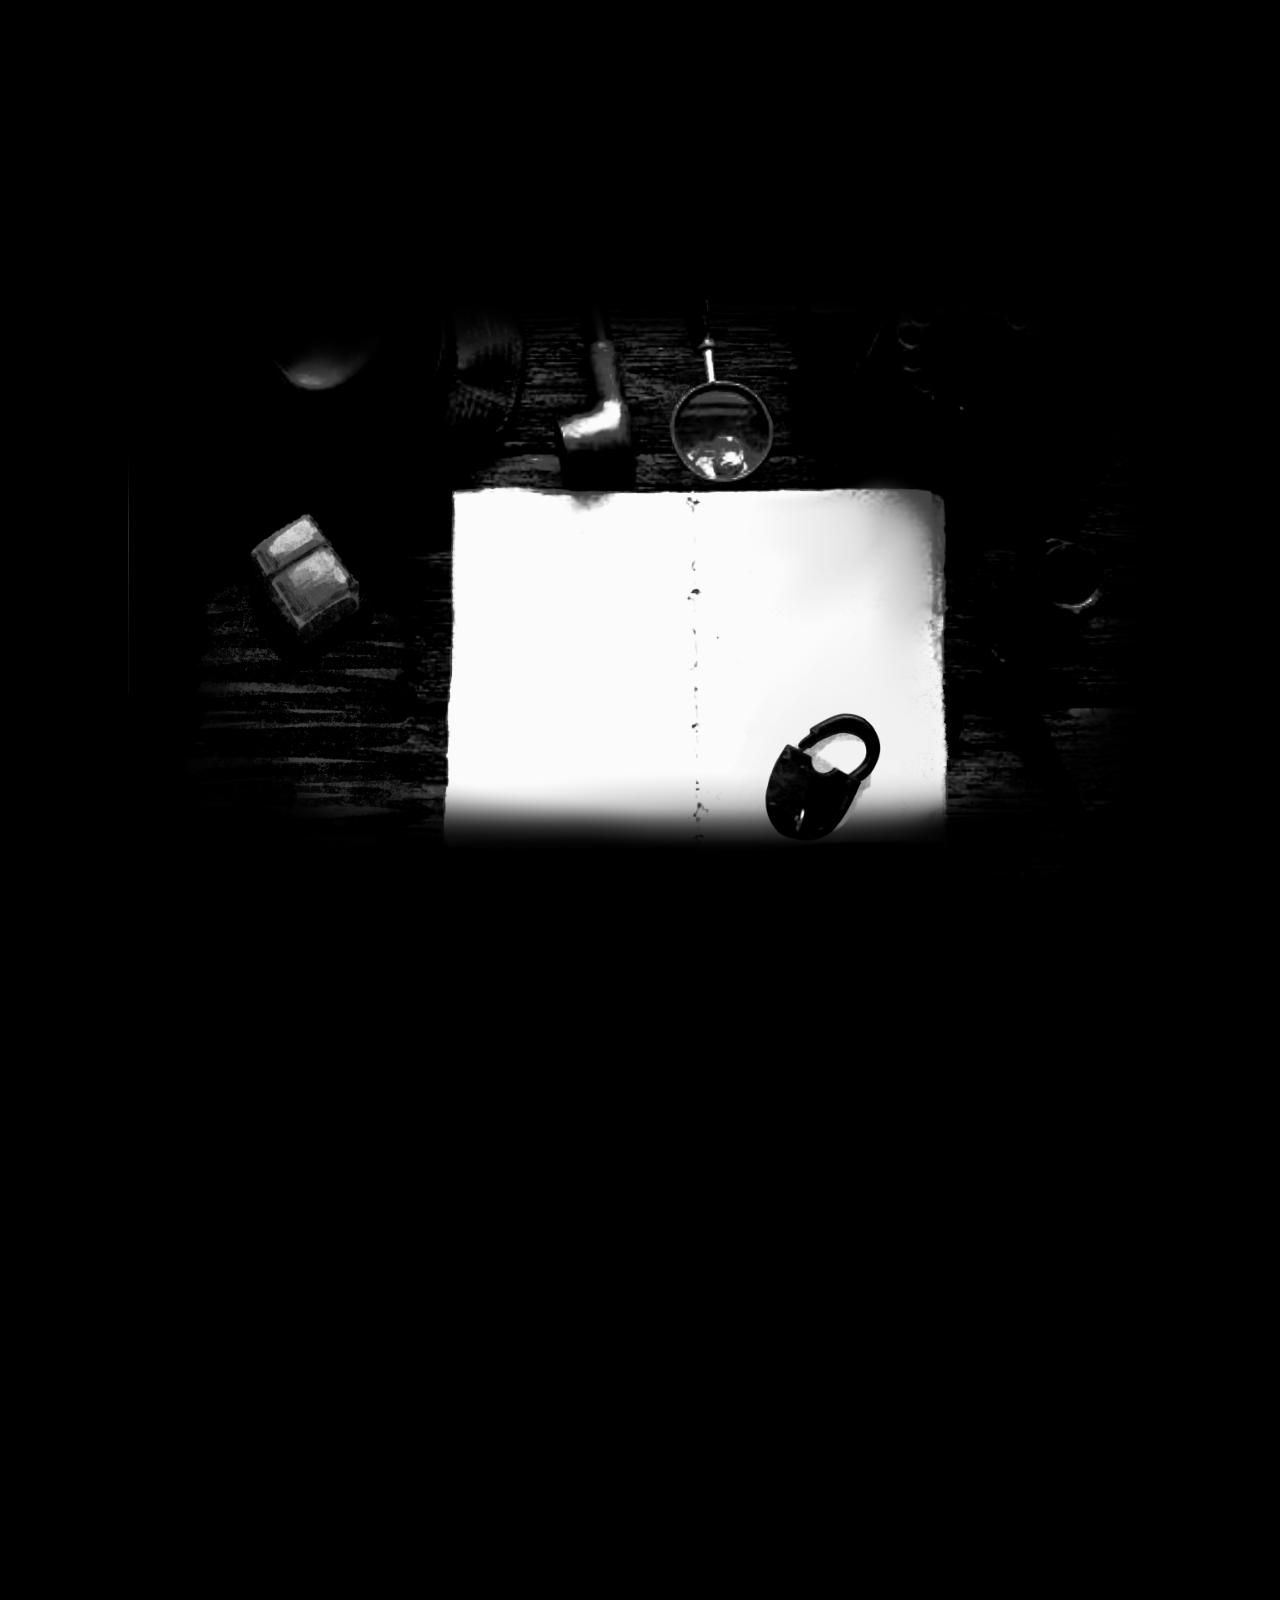
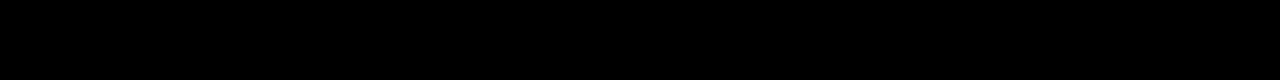
<file: index.html>
<!DOCTYPE html>
<html lang="en">
<head>
    <meta charset="UTF-8">
    <meta http-equiv="X-UA-Compatible" content="IE=edge">
    <meta name="viewport" content="width=device-width, initial-scale=1.0">
    <title>Red Herring</title>
    
</head>

<style>

@import url("https://fonts.googleapis.com/css?family=Merriweather:300,700,300italic,700italic|Source+Sans+Pro:900");
@import url('https://fonts.googleapis.com/css2?family=Noto+Sans+KR:wght@100;300;400;500;700;900&display=swap');

html, body, div, span, applet, object,
iframe, h1, h2, h3, h4, h5, h6, p, blockquote,
pre, a, abbr, acronym, address, big, cite,
code, del, dfn, em, img, ins, kbd, q, s, samp,
small, strike, strong, sub, sup, tt, var, b,
u, i, center, dl, dt, dd, ol, ul, li, fieldset,
form, label, legend, table, caption, tbody,
tfoot, thead, tr, th, td, article, aside,
canvas, details, embed, figure, figcaption,
footer, header, hgroup, menu, nav, output, ruby,
section, summary, time, mark, audio, video {
	margin: 0;
	padding: 0;
	border: 0;
	font-size: 100%;
	font: inherit;}

    .wrap{
        display: flex;
        background-color: black;
        flex-direction: column;

    }

    .bgwrap{
        display: flex;
        justify-content: center;
    }

    .bg{
        background-size: contain;
        width: 80%;
        height: 1080px;
        background-image: url("./images/tableBG1.jpg");
        background-repeat: no-repeat;
        
    }

    .emptyBox{
        width:10%;
        height: 300px;
        
    }

    .LargeBox{
        width:80%;
        height: 300px;
        
    }

    .bt1{
        float: left;
        
        width: 15%;
    }

    .bt2{
        float:left;
        
        width: 15%;
    }

    .bt3{
        float:left;
        
        width: 15%;
    }
    
    img{
        width: 100%;
        height: 100%;
    }

    .btBox{
        float: left;

        width: 10%;
        height: 10%;
        
    }

    .clear{
        clear: both;
    }

</style>

<script src="http://code.jquery.com/jquery-3.2.1.js"></script>  
<script>



</script> 

<body>
    <div class="wrap">

        <div class="bgwrap">
            <div class="emptyBox"> 

            </div>

            <div class="LargeBox"> 

            </div> 

            <div class="emptyBox"> 

            </div> 
        </div>

        <div class="bgwrap">
            <div class="emptyBox"> 

            </div>

            <div class="bg"> 

                <div class="btBox">

                </div>
                <div class="btBox">

                </div>
                <div class="btBox">

                </div>
                <div class="btBox">

                </div>
                <div class="btBox">

                </div>
                
                <div class="bt1">

                    <a href="main.html"><img src="images/lens_black.png"
                        onmouseover="this.src='./images/lens_color.png'" 
                        onmouseout="this.src='./images/lens_black.png'"></a>

                </div>

                <div class="clear"></div>

                <div class="btBox">

                </div>

                <div class="bt2">

                    <a href="main.html"><img src="images/zipo_black.png" 
                        onmouseover="this.src='./images/zipo_color.png'" 
                        onmouseout="this.src='./images/zipo_black.png'"></a>

                </div>

                <div class="clear"></div>

                <div class="btBox">

                </div>
                <div class="btBox">

                </div>
                <div class="btBox">

                </div>
                <div class="btBox">

                </div>
                <div class="btBox">

                </div>
                <div class="btBox">

                </div>


                <div class="bt3">

                    <a href="main.html"><img src="images/lock_black.png"
                        onmouseover="this.src='./images/lock_color.png'" 
                        onmouseout="this.src='./images/lock_black.png'"></a>

                </div>

                <div class="clear"></div>



            </div> 

            <div class="emptyBox"> 

            </div> 
        </div>

        <div class="bgwrap">
            <div class="emptyBox"> 

            </div>

            <div class="LargeBox"> 

            </div> 

            <div class="emptyBox"> 

            </div> 
        </div>

    </div>
</body>
</html>
</file>
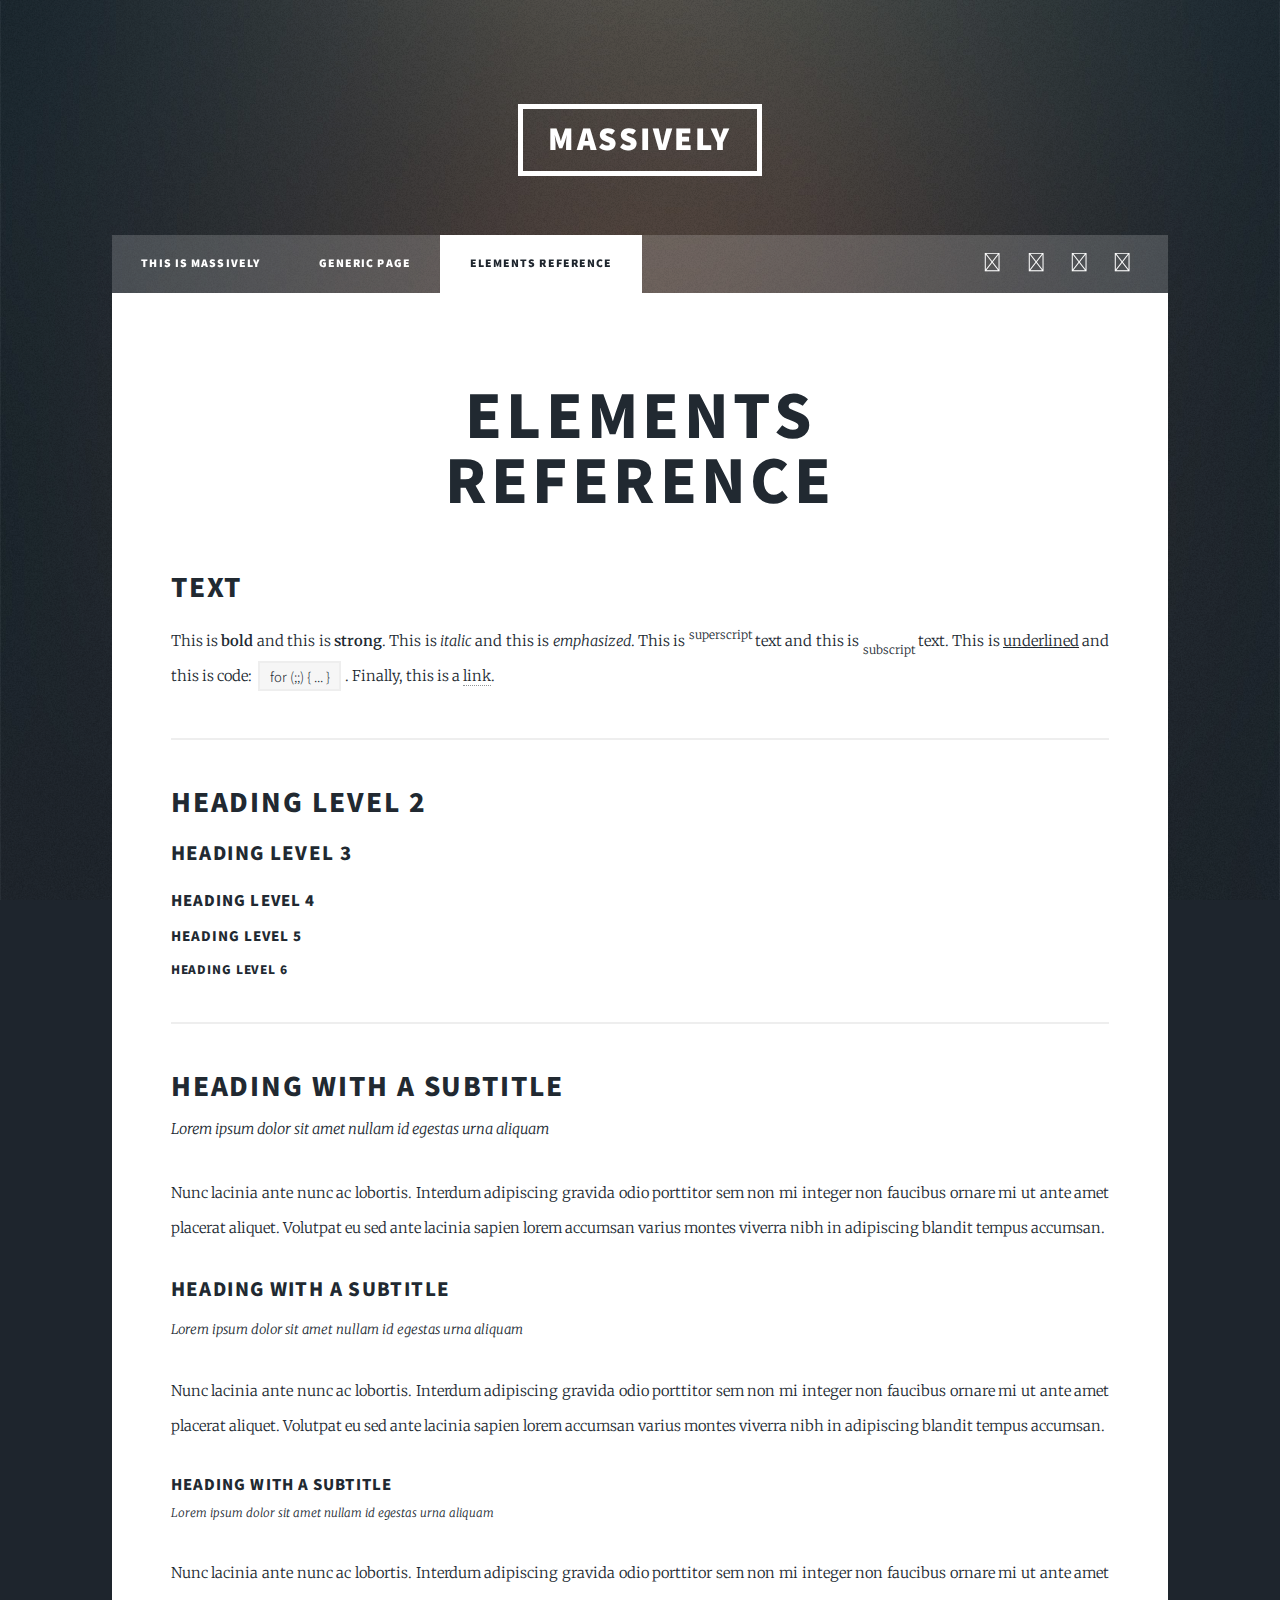
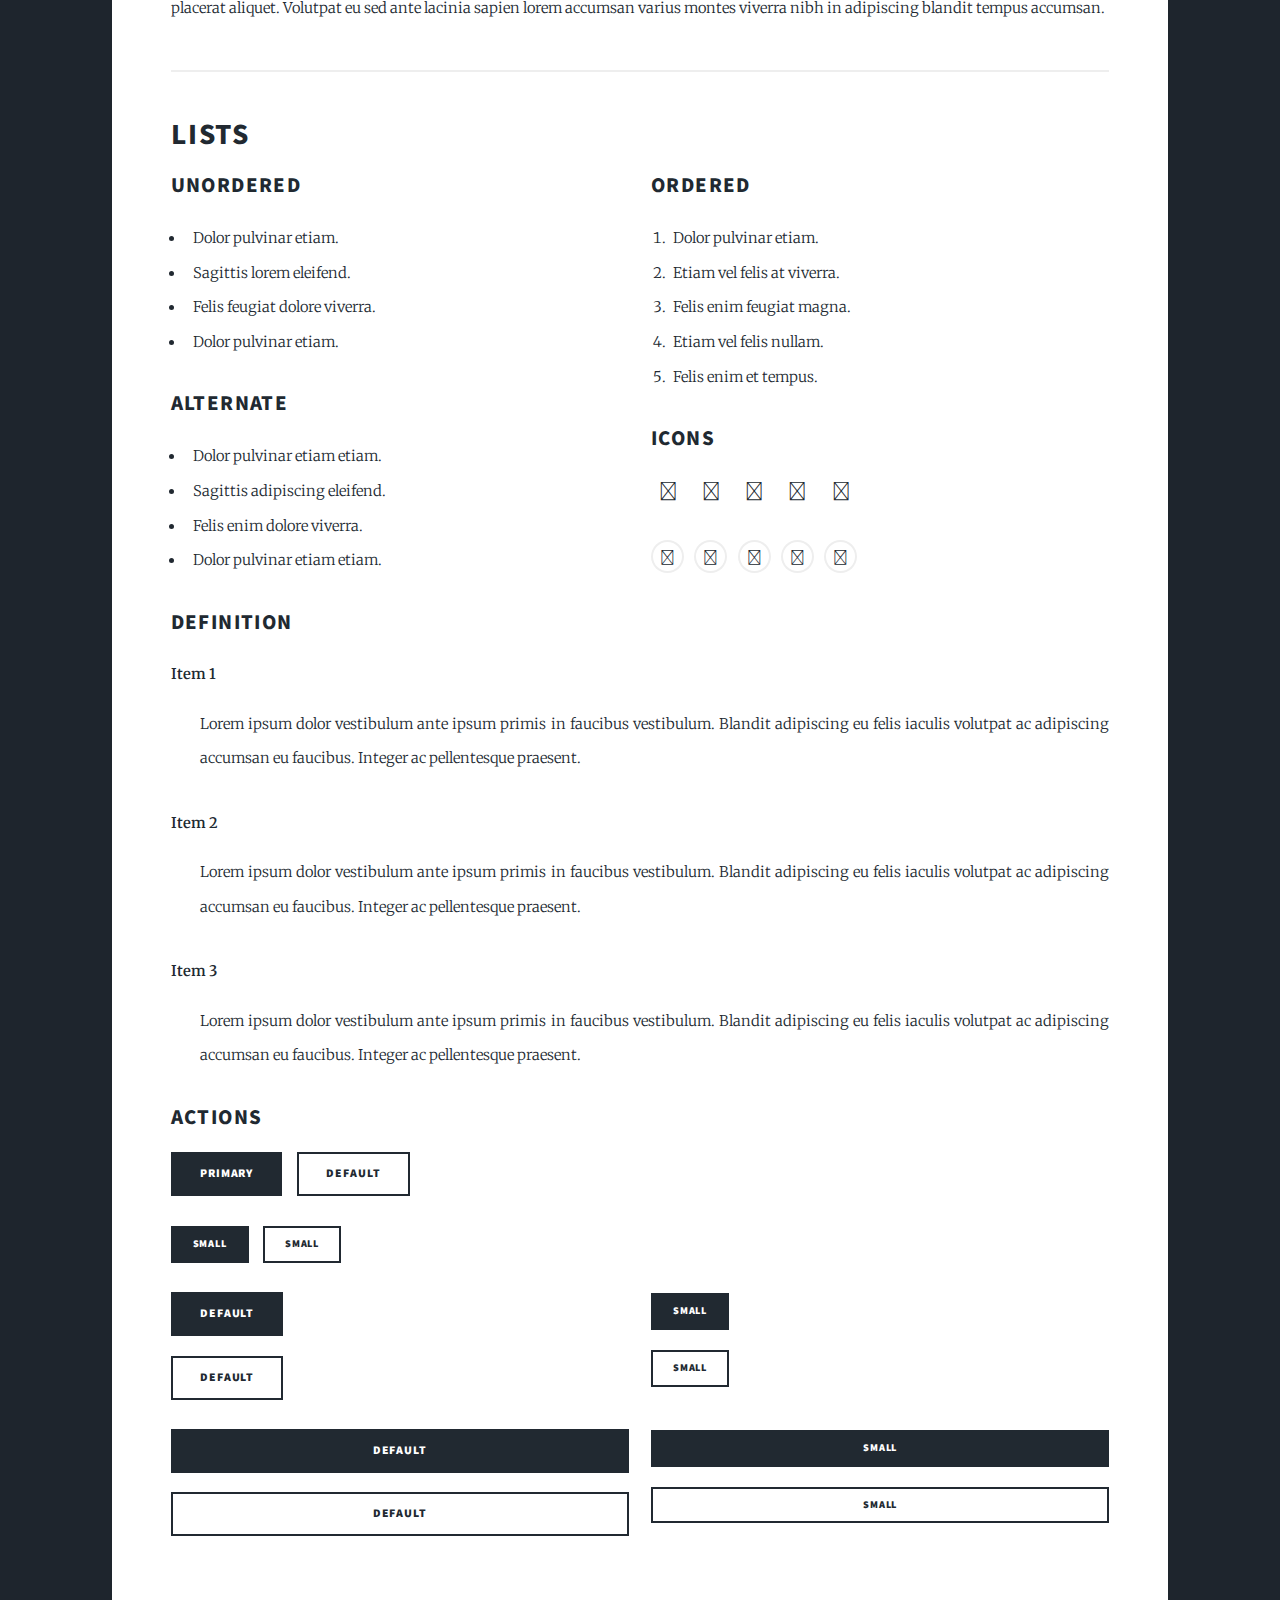
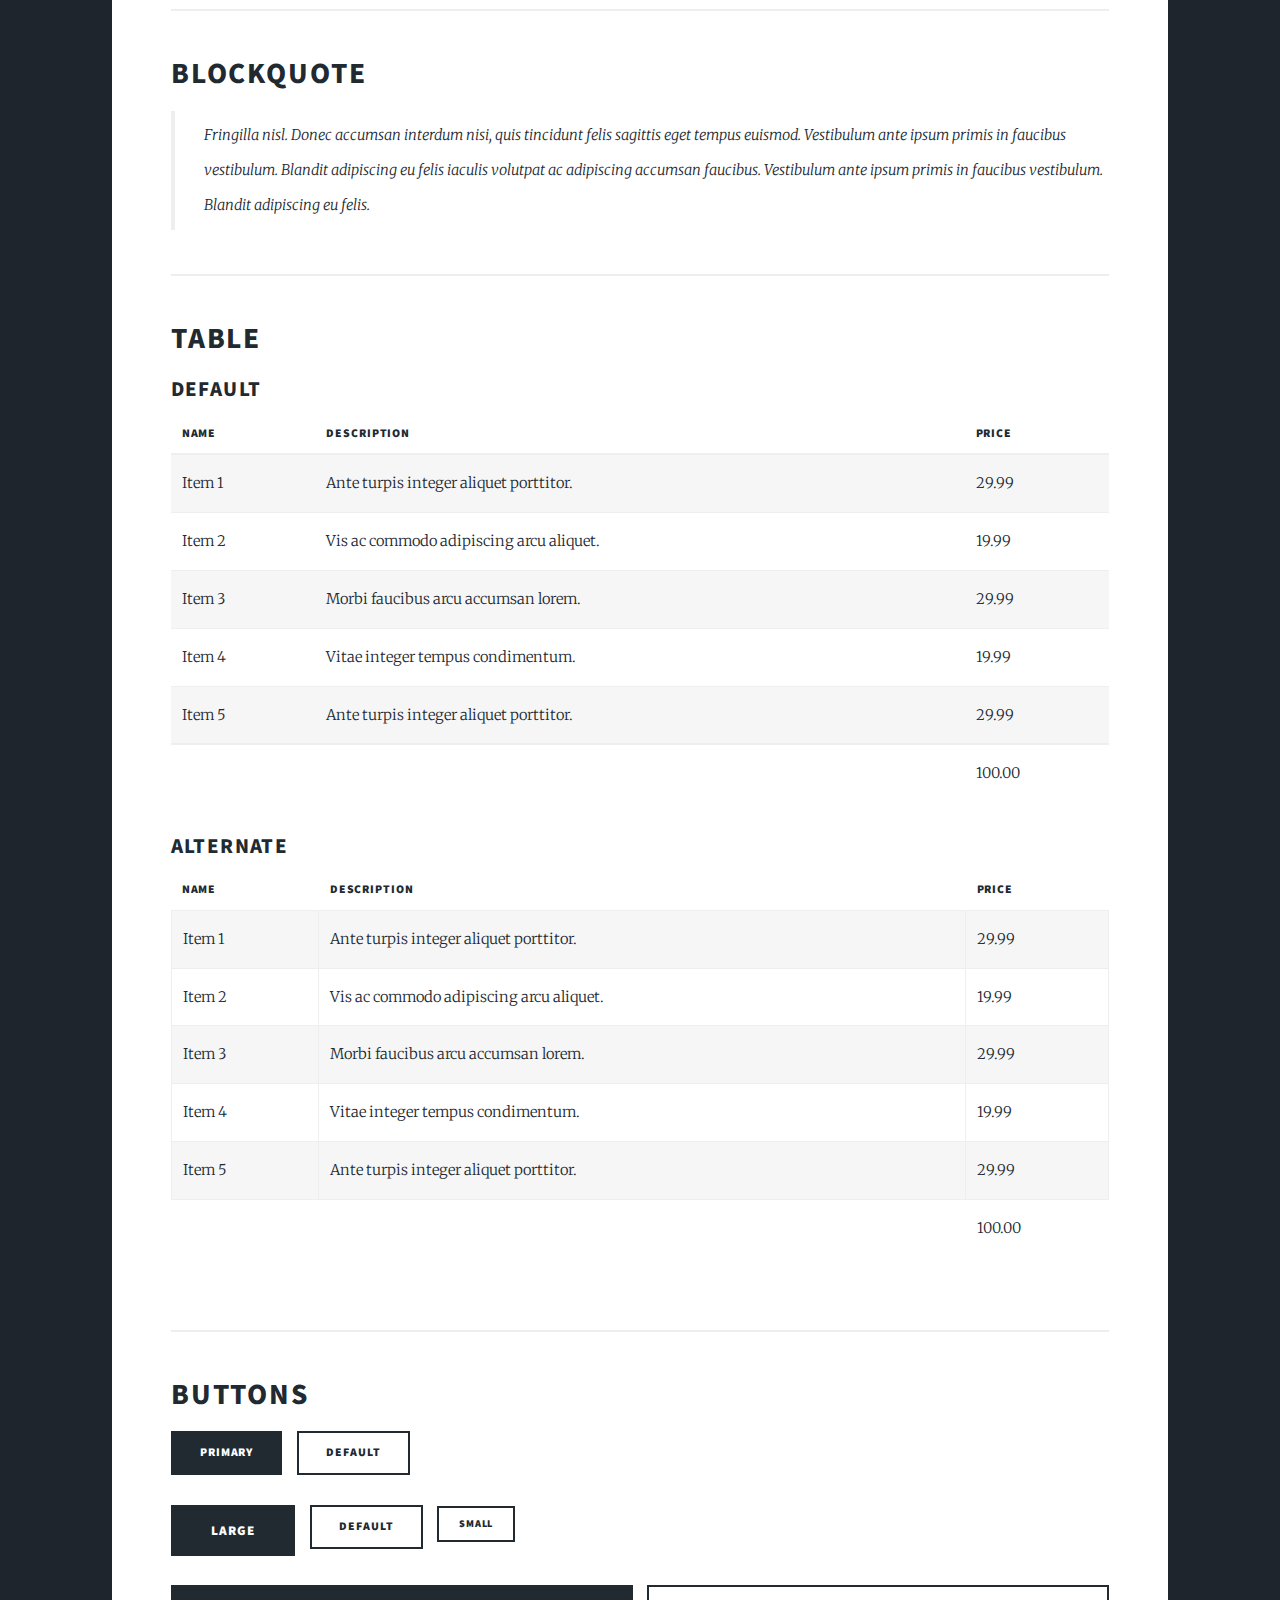
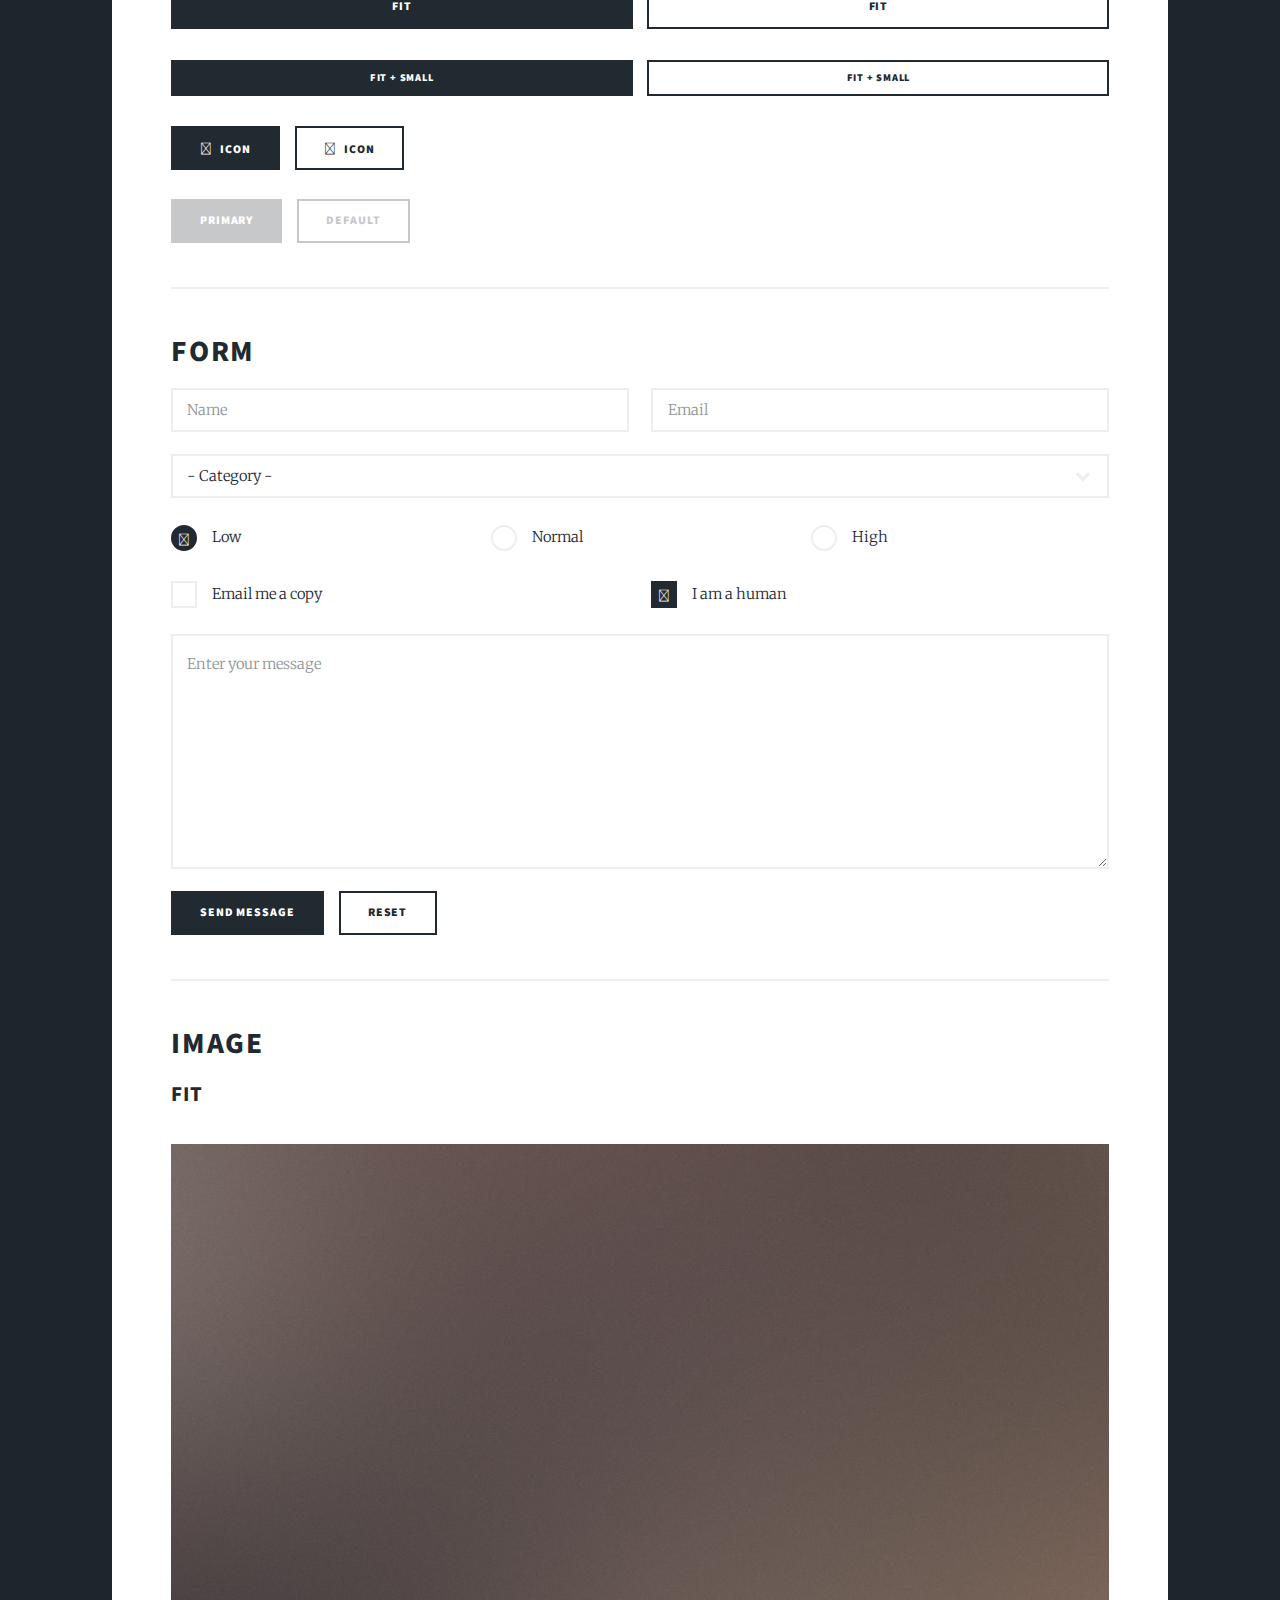
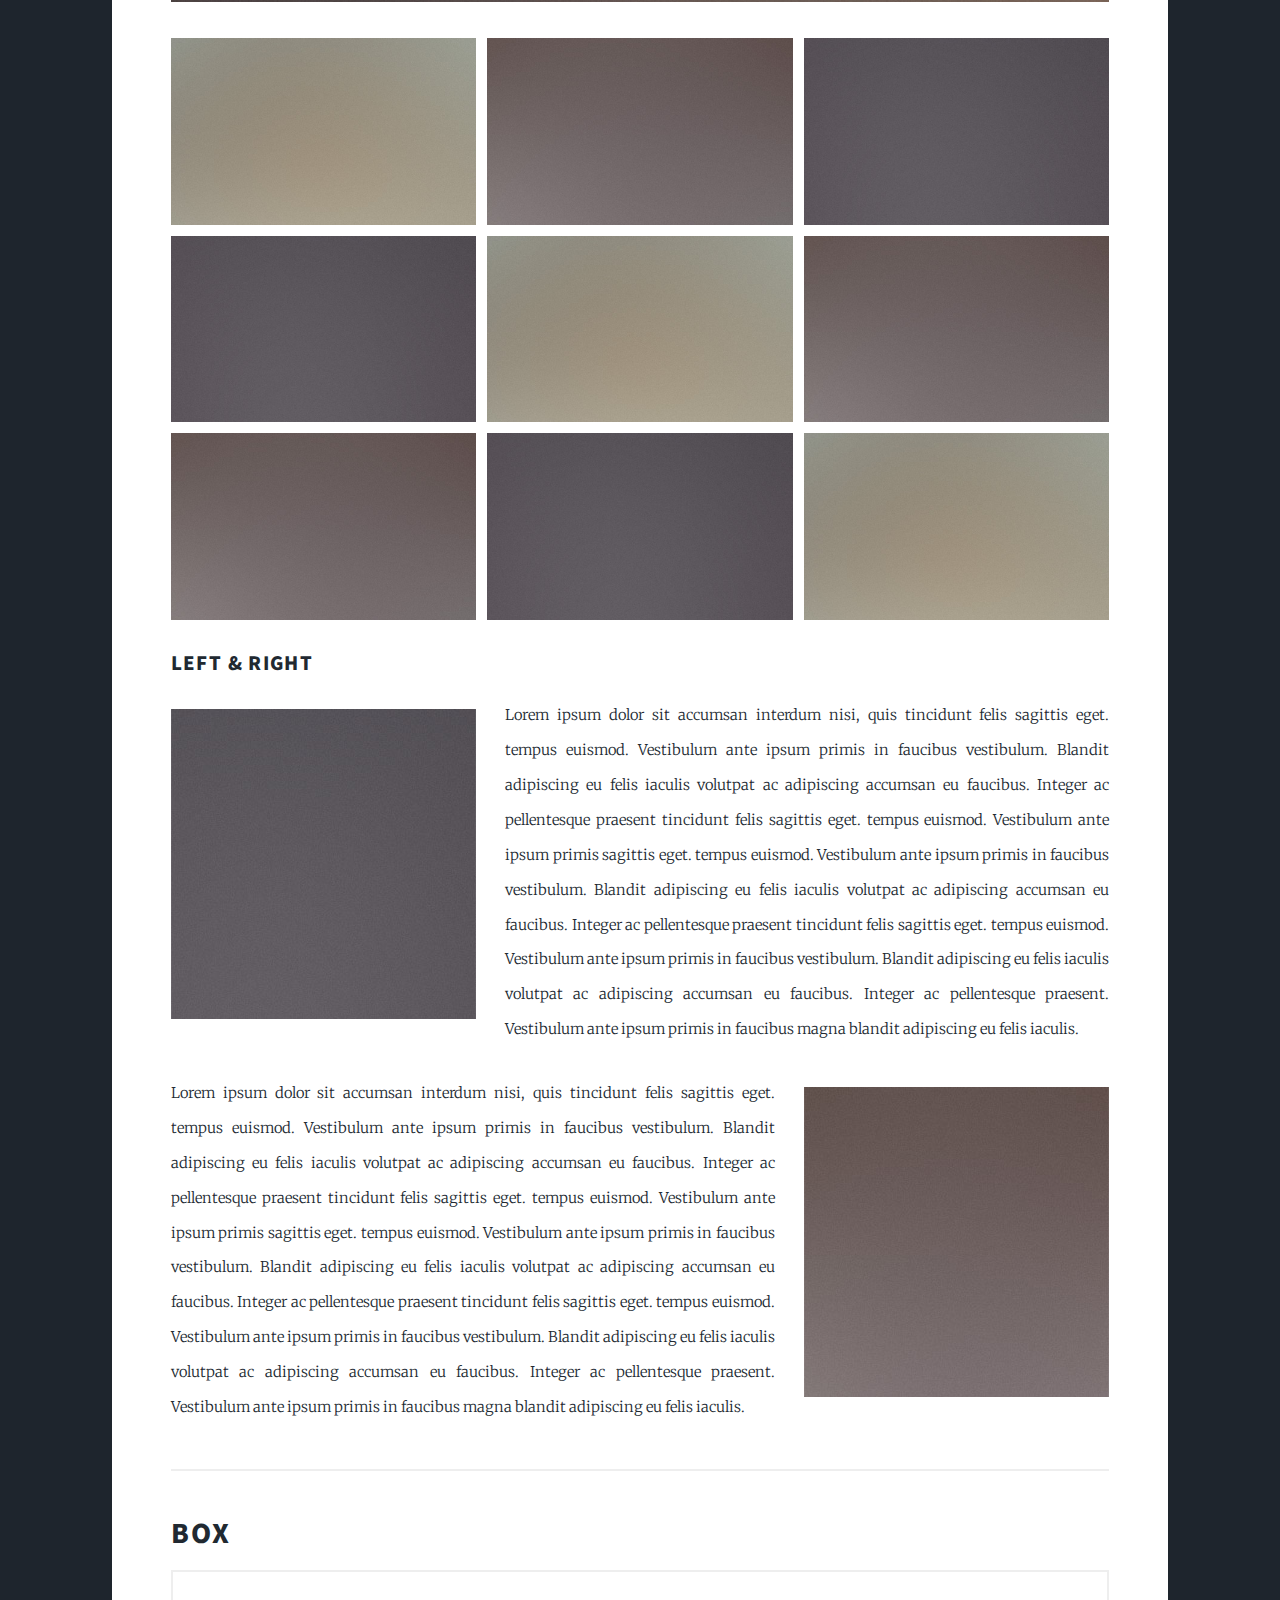
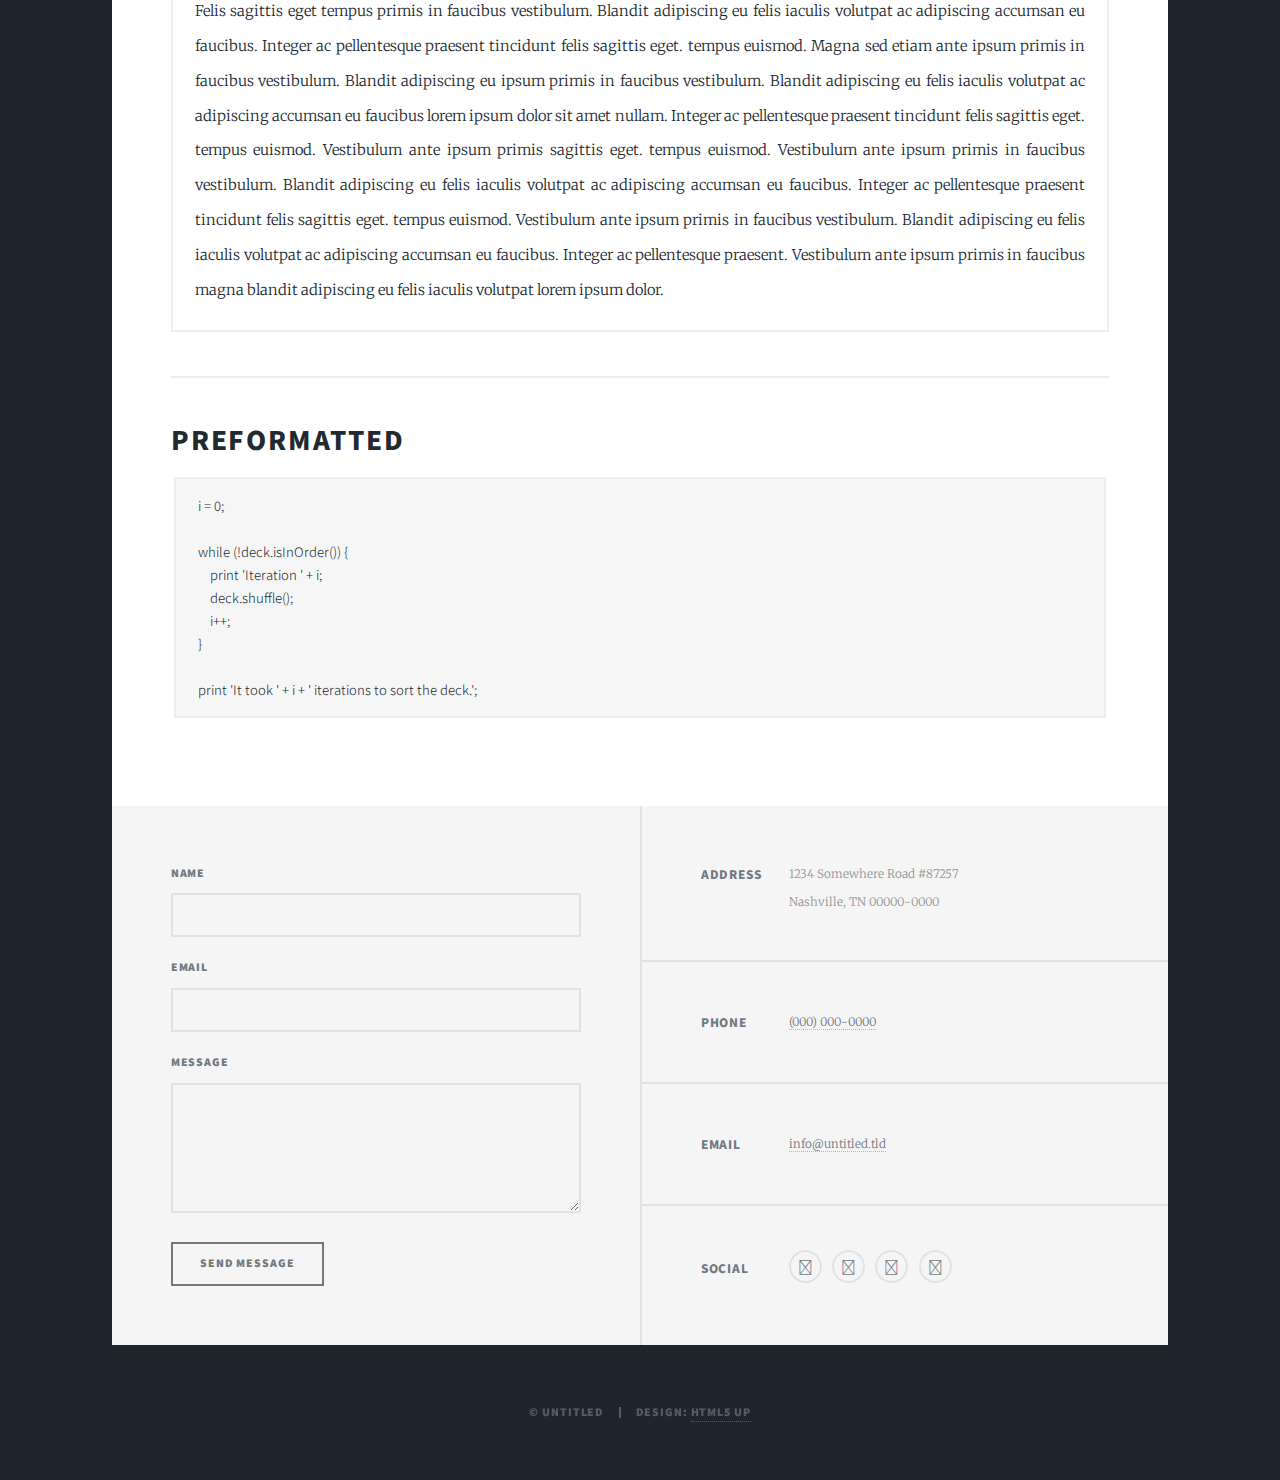
<file: elements.html>
<!DOCTYPE HTML>
<!--
	Massively by HTML5 UP
	html5up.net | @ajlkn
	Free for personal and commercial use under the CCA 3.0 license (html5up.net/license)
-->
<html>
	<head>
		<title>Elements Reference - Massively by HTML5 UP</title>
		<meta charset="utf-8" />
		<meta name="viewport" content="width=device-width, initial-scale=1, user-scalable=no" />
		<link rel="stylesheet" href="assets/css/main.css" />
		<noscript><link rel="stylesheet" href="assets/css/noscript.css" /></noscript>
	</head>
	<body class="is-preload">

		<!-- Wrapper -->
			<div id="wrapper">

				<!-- Header -->
					<header id="header">
						<a href="index.html" class="logo">Massively</a>
					</header>

				<!-- Nav -->
					<nav id="nav">
						<ul class="links">
							<li><a href="index.html">This is Massively</a></li>
							<li><a href="generic.html">Generic Page</a></li>
							<li class="active"><a href="elements.html">Elements Reference</a></li>
						</ul>
						<ul class="icons">
							<li><a href="#" class="icon brands fa-twitter"><span class="label">Twitter</span></a></li>
							<li><a href="#" class="icon brands fa-facebook-f"><span class="label">Facebook</span></a></li>
							<li><a href="#" class="icon brands fa-instagram"><span class="label">Instagram</span></a></li>
							<li><a href="#" class="icon brands fa-github"><span class="label">GitHub</span></a></li>
						</ul>
					</nav>

				<!-- Main -->
					<div id="main">

						<!-- Post -->
							<section class="post">
								<header class="major">
									<h1>Elements<br />
									Reference</h1>
								</header>

								<!-- Text stuff -->
									<h2>Text</h2>
									<p>This is <b>bold</b> and this is <strong>strong</strong>. This is <i>italic</i> and this is <em>emphasized</em>.
									This is <sup>superscript</sup> text and this is <sub>subscript</sub> text.
									This is <u>underlined</u> and this is code: <code>for (;;) { ... }</code>.
									Finally, this is a <a href="#">link</a>.</p>
									<hr />
									<h2>Heading Level 2</h2>
									<h3>Heading Level 3</h3>
									<h4>Heading Level 4</h4>
									<h5>Heading Level 5</h5>
									<h6>Heading Level 6</h6>
									<hr />
									<header>
										<h2>Heading with a Subtitle</h2>
										<p>Lorem ipsum dolor sit amet nullam id egestas urna aliquam</p>
									</header>
									<p>Nunc lacinia ante nunc ac lobortis. Interdum adipiscing gravida odio porttitor sem non mi integer non faucibus ornare mi ut ante amet placerat aliquet. Volutpat eu sed ante lacinia sapien lorem accumsan varius montes viverra nibh in adipiscing blandit tempus accumsan.</p>
									<header>
										<h3>Heading with a Subtitle</h3>
										<p>Lorem ipsum dolor sit amet nullam id egestas urna aliquam</p>
									</header>
									<p>Nunc lacinia ante nunc ac lobortis. Interdum adipiscing gravida odio porttitor sem non mi integer non faucibus ornare mi ut ante amet placerat aliquet. Volutpat eu sed ante lacinia sapien lorem accumsan varius montes viverra nibh in adipiscing blandit tempus accumsan.</p>
									<header>
										<h4>Heading with a Subtitle</h4>
										<p>Lorem ipsum dolor sit amet nullam id egestas urna aliquam</p>
									</header>
									<p>Nunc lacinia ante nunc ac lobortis. Interdum adipiscing gravida odio porttitor sem non mi integer non faucibus ornare mi ut ante amet placerat aliquet. Volutpat eu sed ante lacinia sapien lorem accumsan varius montes viverra nibh in adipiscing blandit tempus accumsan.</p>

									<hr />

								<!-- Lists -->
									<h2>Lists</h2>
									<div class="row">
										<div class="col-6 col-12-small">

											<h3>Unordered</h3>
											<ul>
												<li>Dolor pulvinar etiam.</li>
												<li>Sagittis lorem eleifend.</li>
												<li>Felis feugiat dolore viverra.</li>
												<li>Dolor pulvinar etiam.</li>
											</ul>

											<h3>Alternate</h3>
											<ul class="alt">
												<li>Dolor pulvinar etiam etiam.</li>
												<li>Sagittis adipiscing eleifend.</li>
												<li>Felis enim dolore viverra.</li>
												<li>Dolor pulvinar etiam etiam.</li>
											</ul>

										</div>
										<div class="col-6 col-12-small">

											<h3>Ordered</h3>
											<ol>
												<li>Dolor pulvinar etiam.</li>
												<li>Etiam vel felis at viverra.</li>
												<li>Felis enim feugiat magna.</li>
												<li>Etiam vel felis nullam.</li>
												<li>Felis enim et tempus.</li>
											</ol>

											<h3>Icons</h3>
											<ul class="icons">
												<li><a href="#" class="icon brands fa-twitter"><span class="label">Twitter</span></a></li>
												<li><a href="#" class="icon brands fa-facebook-f"><span class="label">Facebook</span></a></li>
												<li><a href="#" class="icon brands fa-instagram"><span class="label">Instagram</span></a></li>
												<li><a href="#" class="icon brands fa-github"><span class="label">Github</span></a></li>
												<li><a href="#" class="icon brands fa-dribbble"><span class="label">Dribbble</span></a></li>
											</ul>
											<ul class="icons alt">
												<li><a href="#" class="icon brands alt fa-twitter"><span class="label">Twitter</span></a></li>
												<li><a href="#" class="icon brands alt fa-facebook-f"><span class="label">Facebook</span></a></li>
												<li><a href="#" class="icon brands alt fa-instagram"><span class="label">Instagram</span></a></li>
												<li><a href="#" class="icon brands alt fa-github"><span class="label">Github</span></a></li>
												<li><a href="#" class="icon brands alt fa-dribbble"><span class="label">Dribbble</span></a></li>
											</ul>

										</div>
									</div>
									<h3>Definition</h3>
									<dl>
										<dt>Item 1</dt>
										<dd>
											<p>Lorem ipsum dolor vestibulum ante ipsum primis in faucibus vestibulum. Blandit adipiscing eu felis iaculis volutpat ac adipiscing accumsan eu faucibus. Integer ac pellentesque praesent.</p>
										</dd>
										<dt>Item 2</dt>
										<dd>
											<p>Lorem ipsum dolor vestibulum ante ipsum primis in faucibus vestibulum. Blandit adipiscing eu felis iaculis volutpat ac adipiscing accumsan eu faucibus. Integer ac pellentesque praesent.</p>
										</dd>
										<dt>Item 3</dt>
										<dd>
											<p>Lorem ipsum dolor vestibulum ante ipsum primis in faucibus vestibulum. Blandit adipiscing eu felis iaculis volutpat ac adipiscing accumsan eu faucibus. Integer ac pellentesque praesent.</p>
										</dd>
									</dl>

									<h3>Actions</h3>
									<ul class="actions">
										<li><a href="#" class="button primary">Primary</a></li>
										<li><a href="#" class="button">Default</a></li>
									</ul>
									<ul class="actions small">
										<li><a href="#" class="button primary small">Small</a></li>
										<li><a href="#" class="button small">Small</a></li>
									</ul>
									<div class="row">
										<div class="col-6 col-12-small">
											<ul class="actions stacked">
												<li><a href="#" class="button primary">Default</a></li>
												<li><a href="#" class="button">Default</a></li>
											</ul>
										</div>
										<div class="col-6 col-12-small">
											<ul class="actions stacked">
												<li><a href="#" class="button primary small">Small</a></li>
												<li><a href="#" class="button small">Small</a></li>
											</ul>
										</div>
									</div>
									<div class="row">
										<div class="col-6 col-12-small">
											<ul class="actions stacked">
												<li><a href="#" class="button primary fit">Default</a></li>
												<li><a href="#" class="button fit">Default</a></li>
											</ul>
										</div>
										<div class="col-6 col-12-small">
											<ul class="actions stacked">
												<li><a href="#" class="button primary small fit">Small</a></li>
												<li><a href="#" class="button small fit">Small</a></li>
											</ul>
										</div>
									</div>

									<hr />

								<!-- Blockquote -->
									<h2>Blockquote</h2>
									<blockquote>Fringilla nisl. Donec accumsan interdum nisi, quis tincidunt felis sagittis eget tempus euismod. Vestibulum ante ipsum primis in faucibus vestibulum. Blandit adipiscing eu felis iaculis volutpat ac adipiscing accumsan faucibus. Vestibulum ante ipsum primis in faucibus vestibulum. Blandit adipiscing eu felis.</blockquote>

									<hr />

								<!-- Table -->
									<h2>Table</h2>

									<h3>Default</h3>
									<div class="table-wrapper">
										<table>
											<thead>
												<tr>
													<th>Name</th>
													<th>Description</th>
													<th>Price</th>
												</tr>
											</thead>
											<tbody>
												<tr>
													<td>Item 1</td>
													<td>Ante turpis integer aliquet porttitor.</td>
													<td>29.99</td>
												</tr>
												<tr>
													<td>Item 2</td>
													<td>Vis ac commodo adipiscing arcu aliquet.</td>
													<td>19.99</td>
												</tr>
												<tr>
													<td>Item 3</td>
													<td> Morbi faucibus arcu accumsan lorem.</td>
													<td>29.99</td>
												</tr>
												<tr>
													<td>Item 4</td>
													<td>Vitae integer tempus condimentum.</td>
													<td>19.99</td>
												</tr>
												<tr>
													<td>Item 5</td>
													<td>Ante turpis integer aliquet porttitor.</td>
													<td>29.99</td>
												</tr>
											</tbody>
											<tfoot>
												<tr>
													<td colspan="2"></td>
													<td>100.00</td>
												</tr>
											</tfoot>
										</table>
									</div>

									<h3>Alternate</h3>
									<div class="table-wrapper">
										<table class="alt">
											<thead>
												<tr>
													<th>Name</th>
													<th>Description</th>
													<th>Price</th>
												</tr>
											</thead>
											<tbody>
												<tr>
													<td>Item 1</td>
													<td>Ante turpis integer aliquet porttitor.</td>
													<td>29.99</td>
												</tr>
												<tr>
													<td>Item 2</td>
													<td>Vis ac commodo adipiscing arcu aliquet.</td>
													<td>19.99</td>
												</tr>
												<tr>
													<td>Item 3</td>
													<td> Morbi faucibus arcu accumsan lorem.</td>
													<td>29.99</td>
												</tr>
												<tr>
													<td>Item 4</td>
													<td>Vitae integer tempus condimentum.</td>
													<td>19.99</td>
												</tr>
												<tr>
													<td>Item 5</td>
													<td>Ante turpis integer aliquet porttitor.</td>
													<td>29.99</td>
												</tr>
											</tbody>
											<tfoot>
												<tr>
													<td colspan="2"></td>
													<td>100.00</td>
												</tr>
											</tfoot>
										</table>
									</div>

									<hr />

								<!-- Buttons -->
									<h2>Buttons</h2>
									<ul class="actions">
										<li><a href="#" class="button primary">Primary</a></li>
										<li><a href="#" class="button">Default</a></li>
									</ul>
									<ul class="actions">
										<li><a href="#" class="button primary large">Large</a></li>
										<li><a href="#" class="button">Default</a></li>
										<li><a href="#" class="button small">Small</a></li>
									</ul>
									<ul class="actions fit">
										<li><a href="#" class="button primary fit">Fit</a></li>
										<li><a href="#" class="button fit">Fit</a></li>
									</ul>
									<ul class="actions fit small">
										<li><a href="#" class="button primary fit small">Fit + Small</a></li>
										<li><a href="#" class="button fit small">Fit + Small</a></li>
									</ul>
									<ul class="actions">
										<li><a href="#" class="button primary icon solid fa-search">Icon</a></li>
										<li><a href="#" class="button icon solid fa-download">Icon</a></li>
									</ul>
									<ul class="actions">
										<li><span class="button primary disabled">Primary</span></li>
										<li><span class="button disabled">Default</span></li>
									</ul>

									<hr />

								<!-- Form -->
									<h2>Form</h2>

									<form method="post" action="#">
										<div class="row gtr-uniform">
											<div class="col-6 col-12-xsmall">
												<input type="text" name="demo-name" id="demo-name" value="" placeholder="Name" />
											</div>
											<div class="col-6 col-12-xsmall">
												<input type="email" name="demo-email" id="demo-email" value="" placeholder="Email" />
											</div>
											<!-- Break -->
											<div class="col-12">
												<select name="demo-category" id="demo-category">
													<option value="">- Category -</option>
													<option value="1">Manufacturing</option>
													<option value="1">Shipping</option>
													<option value="1">Administration</option>
													<option value="1">Human Resources</option>
												</select>
											</div>
											<!-- Break -->
											<div class="col-4 col-12-small">
												<input type="radio" id="demo-priority-low" name="demo-priority" checked>
												<label for="demo-priority-low">Low</label>
											</div>
											<div class="col-4 col-12-small">
												<input type="radio" id="demo-priority-normal" name="demo-priority">
												<label for="demo-priority-normal">Normal</label>
											</div>
											<div class="col-4 col-12-small">
												<input type="radio" id="demo-priority-high" name="demo-priority">
												<label for="demo-priority-high">High</label>
											</div>
											<!-- Break -->
											<div class="col-6 col-12-small">
												<input type="checkbox" id="demo-copy" name="demo-copy">
												<label for="demo-copy">Email me a copy</label>
											</div>
											<div class="col-6 col-12-small">
												<input type="checkbox" id="demo-human" name="demo-human" checked>
												<label for="demo-human">I am a human</label>
											</div>
											<!-- Break -->
											<div class="col-12">
												<textarea name="demo-message" id="demo-message" placeholder="Enter your message" rows="6"></textarea>
											</div>
											<!-- Break -->
											<div class="col-12">
												<ul class="actions">
													<li><input type="submit" value="Send Message" class="primary" /></li>
													<li><input type="reset" value="Reset" /></li>
												</ul>
											</div>
										</div>
									</form>

									<hr />

								<!-- Image -->
									<h2>Image</h2>

									<h3>Fit</h3>
									<span class="image fit"><img src="images/pic01.jpg" alt="" /></span>
									<div class="box alt">
										<div class="row gtr-50 gtr-uniform">
											<div class="col-4"><span class="image fit"><img src="images/pic02.jpg" alt="" /></span></div>
											<div class="col-4"><span class="image fit"><img src="images/pic03.jpg" alt="" /></span></div>
											<div class="col-4"><span class="image fit"><img src="images/pic04.jpg" alt="" /></span></div>
											<!-- Break -->
											<div class="col-4"><span class="image fit"><img src="images/pic04.jpg" alt="" /></span></div>
											<div class="col-4"><span class="image fit"><img src="images/pic02.jpg" alt="" /></span></div>
											<div class="col-4"><span class="image fit"><img src="images/pic03.jpg" alt="" /></span></div>
											<!-- Break -->
											<div class="col-4"><span class="image fit"><img src="images/pic03.jpg" alt="" /></span></div>
											<div class="col-4"><span class="image fit"><img src="images/pic04.jpg" alt="" /></span></div>
											<div class="col-4"><span class="image fit"><img src="images/pic02.jpg" alt="" /></span></div>
										</div>
									</div>

									<h3>Left &amp; Right</h3>
									<p><span class="image left"><img src="images/pic08.jpg" alt="" /></span>Lorem ipsum dolor sit accumsan interdum nisi, quis tincidunt felis sagittis eget. tempus euismod. Vestibulum ante ipsum primis in faucibus vestibulum. Blandit adipiscing eu felis iaculis volutpat ac adipiscing accumsan eu faucibus. Integer ac pellentesque praesent tincidunt felis sagittis eget. tempus euismod. Vestibulum ante ipsum primis sagittis eget. tempus euismod. Vestibulum ante ipsum primis in faucibus vestibulum. Blandit adipiscing eu felis iaculis volutpat ac adipiscing accumsan eu faucibus. Integer ac pellentesque praesent tincidunt felis sagittis eget. tempus euismod. Vestibulum ante ipsum primis in faucibus vestibulum. Blandit adipiscing eu felis iaculis volutpat ac adipiscing accumsan eu faucibus. Integer ac pellentesque praesent. Vestibulum ante ipsum primis in faucibus magna blandit adipiscing eu felis iaculis.</p>
									<p><span class="image right"><img src="images/pic09.jpg" alt="" /></span>Lorem ipsum dolor sit accumsan interdum nisi, quis tincidunt felis sagittis eget. tempus euismod. Vestibulum ante ipsum primis in faucibus vestibulum. Blandit adipiscing eu felis iaculis volutpat ac adipiscing accumsan eu faucibus. Integer ac pellentesque praesent tincidunt felis sagittis eget. tempus euismod. Vestibulum ante ipsum primis sagittis eget. tempus euismod. Vestibulum ante ipsum primis in faucibus vestibulum. Blandit adipiscing eu felis iaculis volutpat ac adipiscing accumsan eu faucibus. Integer ac pellentesque praesent tincidunt felis sagittis eget. tempus euismod. Vestibulum ante ipsum primis in faucibus vestibulum. Blandit adipiscing eu felis iaculis volutpat ac adipiscing accumsan eu faucibus. Integer ac pellentesque praesent. Vestibulum ante ipsum primis in faucibus magna blandit adipiscing eu felis iaculis.</p>

									<hr />

								<!-- Box -->
									<h2>Box</h2>
									<div class="box">
										<p>Felis sagittis eget tempus primis in faucibus vestibulum. Blandit adipiscing eu felis iaculis volutpat ac adipiscing accumsan eu faucibus. Integer ac pellentesque praesent tincidunt felis sagittis eget. tempus euismod. Magna sed etiam ante ipsum primis in faucibus vestibulum. Blandit adipiscing eu ipsum primis in faucibus vestibulum. Blandit adipiscing eu felis iaculis volutpat ac adipiscing accumsan eu faucibus lorem ipsum dolor sit amet nullam. Integer ac pellentesque praesent tincidunt felis sagittis eget. tempus euismod. Vestibulum ante ipsum primis sagittis eget. tempus euismod. Vestibulum ante ipsum primis in faucibus vestibulum. Blandit adipiscing eu felis iaculis volutpat ac adipiscing accumsan eu faucibus. Integer ac pellentesque praesent tincidunt felis sagittis eget. tempus euismod. Vestibulum ante ipsum primis in faucibus vestibulum. Blandit adipiscing eu felis iaculis volutpat ac adipiscing accumsan eu faucibus. Integer ac pellentesque praesent. Vestibulum ante ipsum primis in faucibus magna blandit adipiscing eu felis iaculis volutpat lorem ipsum dolor.</p>
									</div>

									<hr />

								<!-- Preformatted Code -->
									<h2>Preformatted</h2>
									<pre><code>i = 0;

while (!deck.isInOrder()) {
    print 'Iteration ' + i;
    deck.shuffle();
    i++;
}

print 'It took ' + i + ' iterations to sort the deck.';
</code></pre>

							</section>

					</div>

				<!-- Footer -->
					<footer id="footer">
						<section>
							<form method="post" action="#">
								<div class="fields">
									<div class="field">
										<label for="name">Name</label>
										<input type="text" name="name" id="name" />
									</div>
									<div class="field">
										<label for="email">Email</label>
										<input type="text" name="email" id="email" />
									</div>
									<div class="field">
										<label for="message">Message</label>
										<textarea name="message" id="message" rows="3"></textarea>
									</div>
								</div>
								<ul class="actions">
									<li><input type="submit" value="Send Message" /></li>
								</ul>
							</form>
						</section>
						<section class="split contact">
							<section class="alt">
								<h3>Address</h3>
								<p>1234 Somewhere Road #87257<br />
								Nashville, TN 00000-0000</p>
							</section>
							<section>
								<h3>Phone</h3>
								<p><a href="#">(000) 000-0000</a></p>
							</section>
							<section>
								<h3>Email</h3>
								<p><a href="#">info@untitled.tld</a></p>
							</section>
							<section>
								<h3>Social</h3>
								<ul class="icons alt">
									<li><a href="#" class="icon brands alt fa-twitter"><span class="label">Twitter</span></a></li>
									<li><a href="#" class="icon brands alt fa-facebook-f"><span class="label">Facebook</span></a></li>
									<li><a href="#" class="icon brands alt fa-instagram"><span class="label">Instagram</span></a></li>
									<li><a href="#" class="icon brands alt fa-github"><span class="label">GitHub</span></a></li>
								</ul>
							</section>
						</section>
					</footer>

				<!-- Copyright -->
					<div id="copyright">
						<ul><li>&copy; Untitled</li><li>Design: <a href="https://html5up.net">HTML5 UP</a></li></ul>
					</div>

			</div>

		<!-- Scripts -->
			<script src="assets/js/jquery.min.js"></script>
			<script src="assets/js/jquery.scrollex.min.js"></script>
			<script src="assets/js/jquery.scrolly.min.js"></script>
			<script src="assets/js/browser.min.js"></script>
			<script src="assets/js/breakpoints.min.js"></script>
			<script src="assets/js/util.js"></script>
			<script src="assets/js/main.js"></script>

	</body>
</html>
</file>
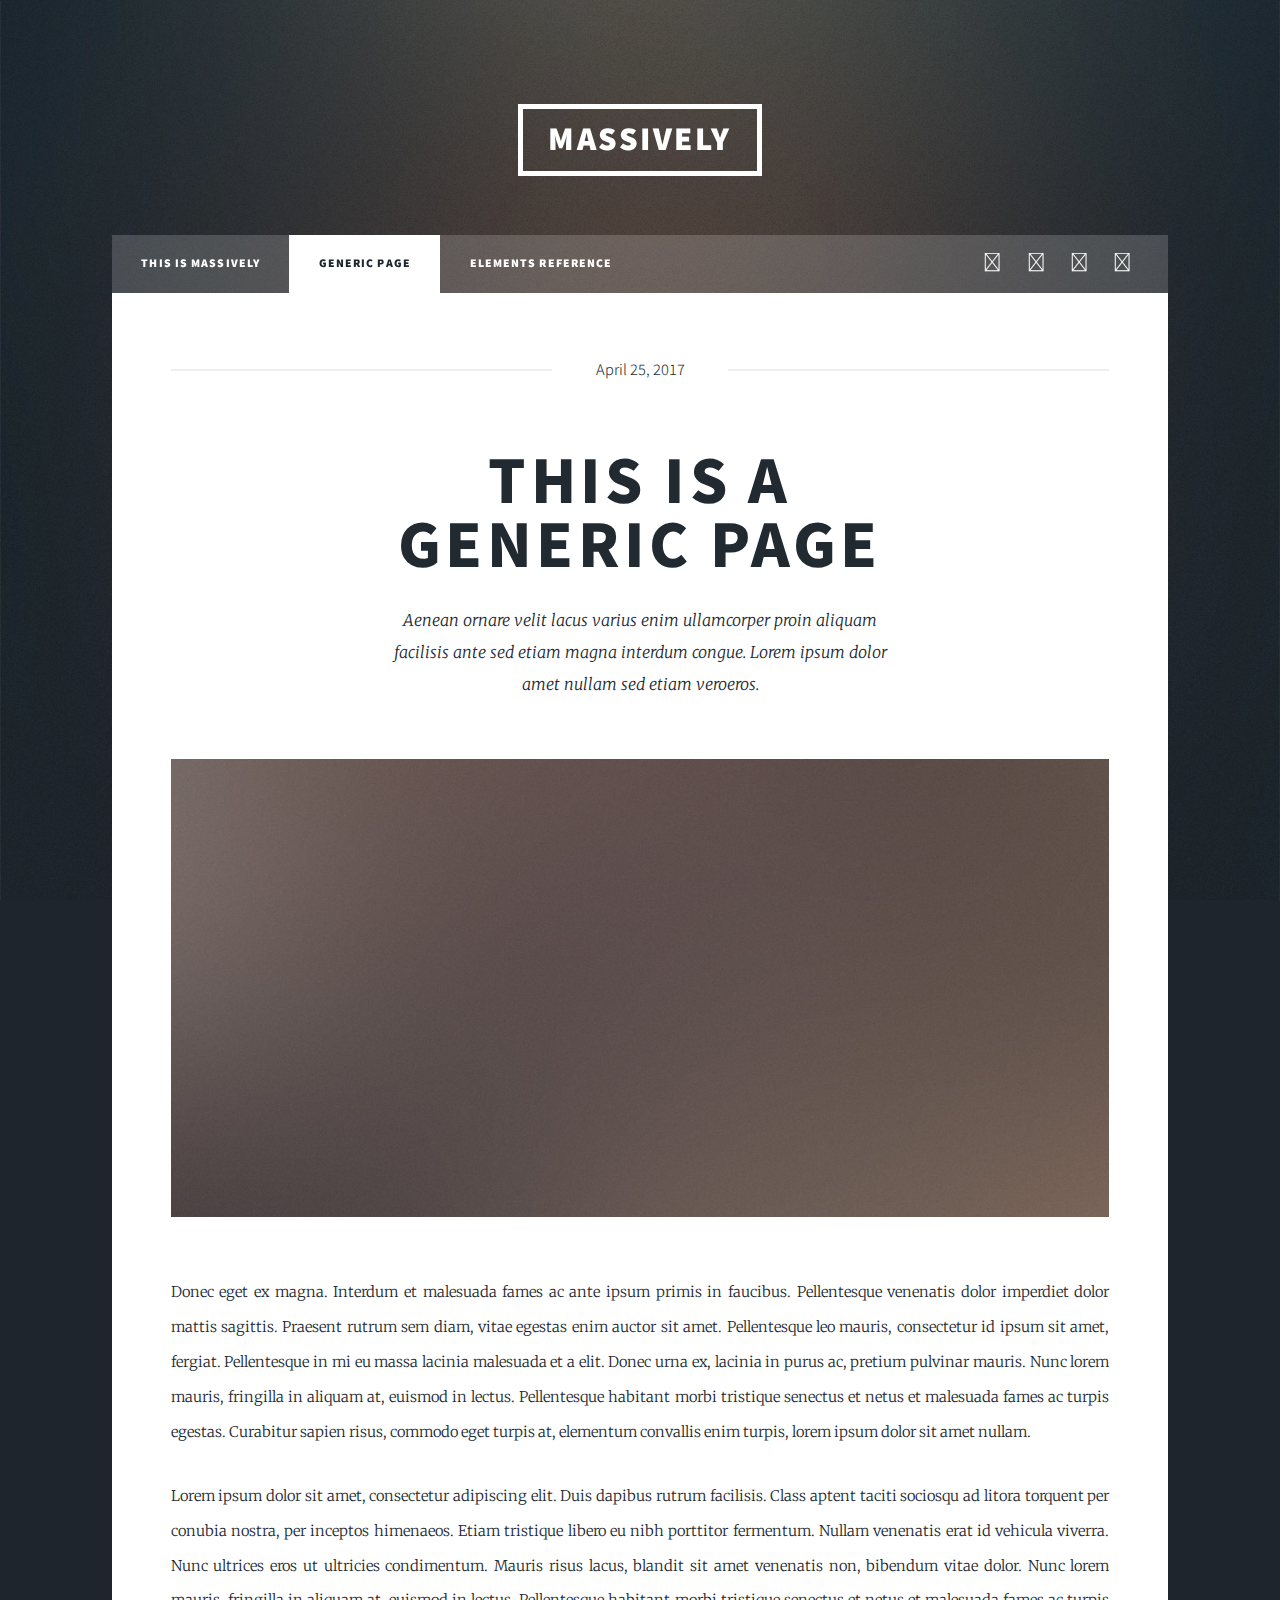
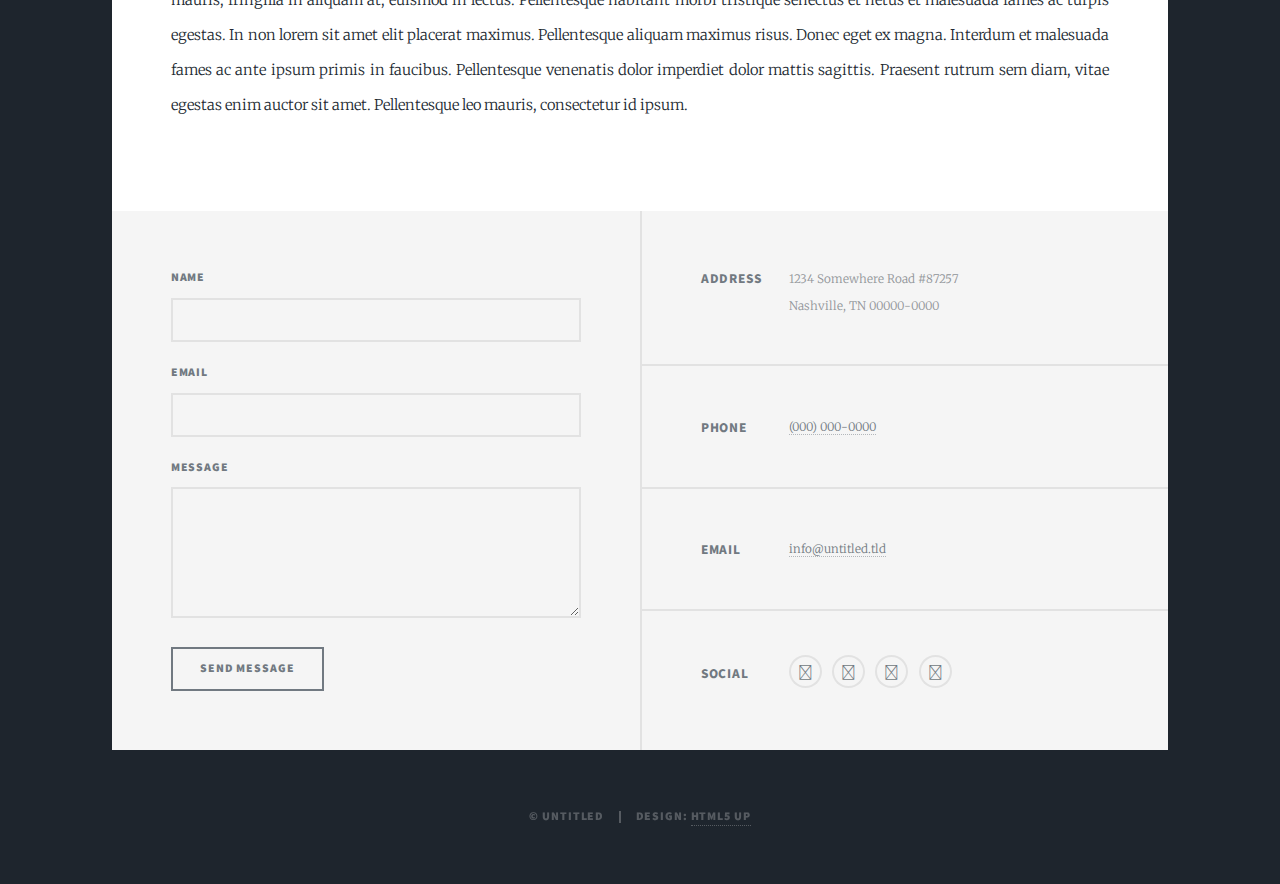
<file: generic.html>
<!DOCTYPE HTML>
<!--
	Massively by HTML5 UP
	html5up.net | @ajlkn
	Free for personal and commercial use under the CCA 3.0 license (html5up.net/license)
-->
<html>
	<head>
		<title>Generic Page - Massively by HTML5 UP</title>
		<meta charset="utf-8" />
		<meta name="viewport" content="width=device-width, initial-scale=1, user-scalable=no" />
		<link rel="stylesheet" href="assets/css/main.css" />
		<noscript><link rel="stylesheet" href="assets/css/noscript.css" /></noscript>
	</head>
	<body class="is-preload">

		<!-- Wrapper -->
			<div id="wrapper">

				<!-- Header -->
					<header id="header">
						<a href="index.html" class="logo">Massively</a>
					</header>

				<!-- Nav -->
					<nav id="nav">
						<ul class="links">
							<li><a href="index.html">This is Massively</a></li>
							<li class="active"><a href="generic.html">Generic Page</a></li>
							<li><a href="elements.html">Elements Reference</a></li>
						</ul>
						<ul class="icons">
							<li><a href="#" class="icon brands fa-twitter"><span class="label">Twitter</span></a></li>
							<li><a href="#" class="icon brands fa-facebook-f"><span class="label">Facebook</span></a></li>
							<li><a href="#" class="icon brands fa-instagram"><span class="label">Instagram</span></a></li>
							<li><a href="#" class="icon brands fa-github"><span class="label">GitHub</span></a></li>
						</ul>
					</nav>

				<!-- Main -->
					<div id="main">

						<!-- Post -->
							<section class="post">
								<header class="major">
									<span class="date">April 25, 2017</span>
									<h1>This is a<br />
									Generic Page</h1>
									<p>Aenean ornare velit lacus varius enim ullamcorper proin aliquam<br />
									facilisis ante sed etiam magna interdum congue. Lorem ipsum dolor<br />
									amet nullam sed etiam veroeros.</p>
								</header>
								<div class="image main"><img src="images/pic01.jpg" alt="" /></div>
								<p>Donec eget ex magna. Interdum et malesuada fames ac ante ipsum primis in faucibus. Pellentesque venenatis dolor imperdiet dolor mattis sagittis. Praesent rutrum sem diam, vitae egestas enim auctor sit amet. Pellentesque leo mauris, consectetur id ipsum sit amet, fergiat. Pellentesque in mi eu massa lacinia malesuada et a elit. Donec urna ex, lacinia in purus ac, pretium pulvinar mauris. Nunc lorem mauris, fringilla in aliquam at, euismod in lectus. Pellentesque habitant morbi tristique senectus et netus et malesuada fames ac turpis egestas. Curabitur sapien risus, commodo eget turpis at, elementum convallis enim turpis, lorem ipsum dolor sit amet nullam.</p>
								<p>Lorem ipsum dolor sit amet, consectetur adipiscing elit. Duis dapibus rutrum facilisis. Class aptent taciti sociosqu ad litora torquent per conubia nostra, per inceptos himenaeos. Etiam tristique libero eu nibh porttitor fermentum. Nullam venenatis erat id vehicula viverra. Nunc ultrices eros ut ultricies condimentum. Mauris risus lacus, blandit sit amet venenatis non, bibendum vitae dolor. Nunc lorem mauris, fringilla in aliquam at, euismod in lectus. Pellentesque habitant morbi tristique senectus et netus et malesuada fames ac turpis egestas. In non lorem sit amet elit placerat maximus. Pellentesque aliquam maximus risus. Donec eget ex magna. Interdum et malesuada fames ac ante ipsum primis in faucibus. Pellentesque venenatis dolor imperdiet dolor mattis sagittis. Praesent rutrum sem diam, vitae egestas enim auctor sit amet. Pellentesque leo mauris, consectetur id ipsum.</p>
							</section>

					</div>

				<!-- Footer -->
					<footer id="footer">
						<section>
							<form method="post" action="#">
								<div class="fields">
									<div class="field">
										<label for="name">Name</label>
										<input type="text" name="name" id="name" />
									</div>
									<div class="field">
										<label for="email">Email</label>
										<input type="text" name="email" id="email" />
									</div>
									<div class="field">
										<label for="message">Message</label>
										<textarea name="message" id="message" rows="3"></textarea>
									</div>
								</div>
								<ul class="actions">
									<li><input type="submit" value="Send Message" /></li>
								</ul>
							</form>
						</section>
						<section class="split contact">
							<section class="alt">
								<h3>Address</h3>
								<p>1234 Somewhere Road #87257<br />
								Nashville, TN 00000-0000</p>
							</section>
							<section>
								<h3>Phone</h3>
								<p><a href="#">(000) 000-0000</a></p>
							</section>
							<section>
								<h3>Email</h3>
								<p><a href="#">info@untitled.tld</a></p>
							</section>
							<section>
								<h3>Social</h3>
								<ul class="icons alt">
									<li><a href="#" class="icon brands alt fa-twitter"><span class="label">Twitter</span></a></li>
									<li><a href="#" class="icon brands alt fa-facebook-f"><span class="label">Facebook</span></a></li>
									<li><a href="#" class="icon brands alt fa-instagram"><span class="label">Instagram</span></a></li>
									<li><a href="#" class="icon brands alt fa-github"><span class="label">GitHub</span></a></li>
								</ul>
							</section>
						</section>
					</footer>

				<!-- Copyright -->
					<div id="copyright">
						<ul><li>&copy; Untitled</li><li>Design: <a href="https://html5up.net">HTML5 UP</a></li></ul>
					</div>

			</div>

		<!-- Scripts -->
			<script src="assets/js/jquery.min.js"></script>
			<script src="assets/js/jquery.scrollex.min.js"></script>
			<script src="assets/js/jquery.scrolly.min.js"></script>
			<script src="assets/js/browser.min.js"></script>
			<script src="assets/js/breakpoints.min.js"></script>
			<script src="assets/js/util.js"></script>
			<script src="assets/js/main.js"></script>

	</body>
</html>
</file>
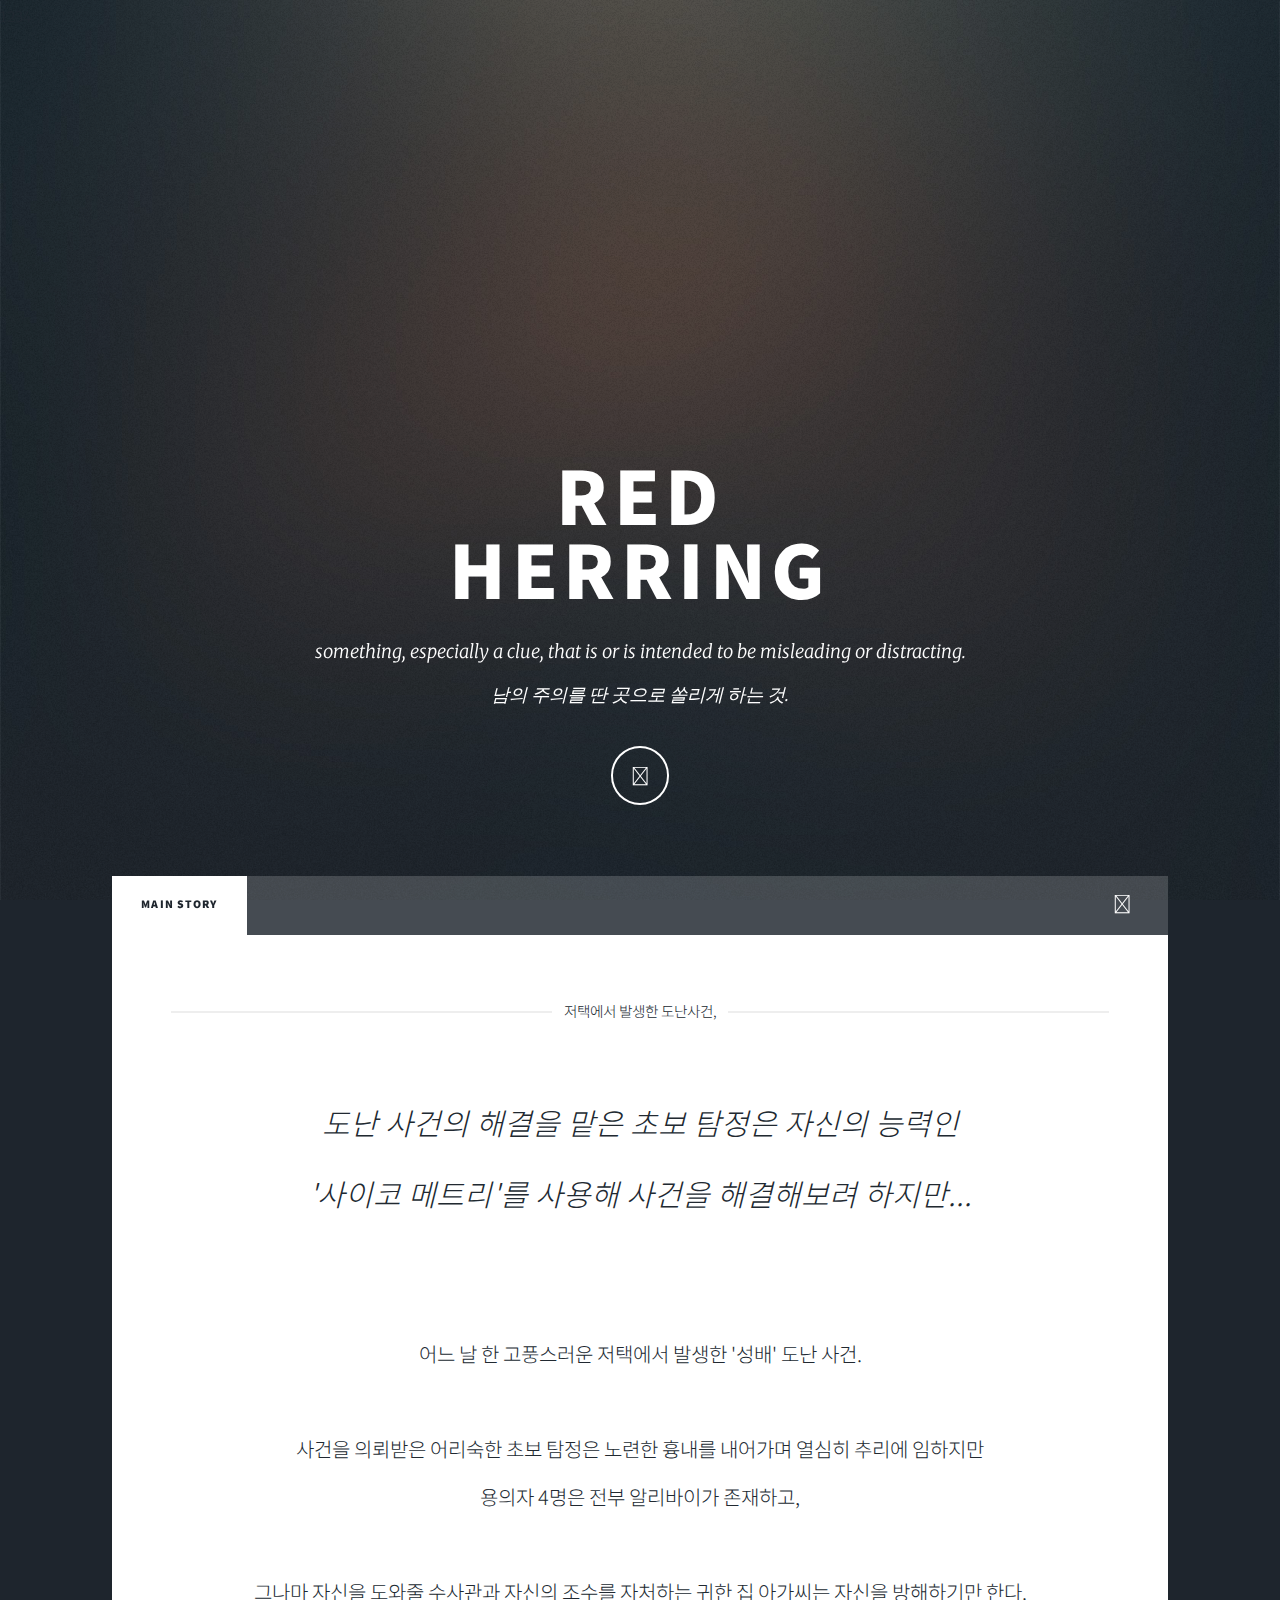
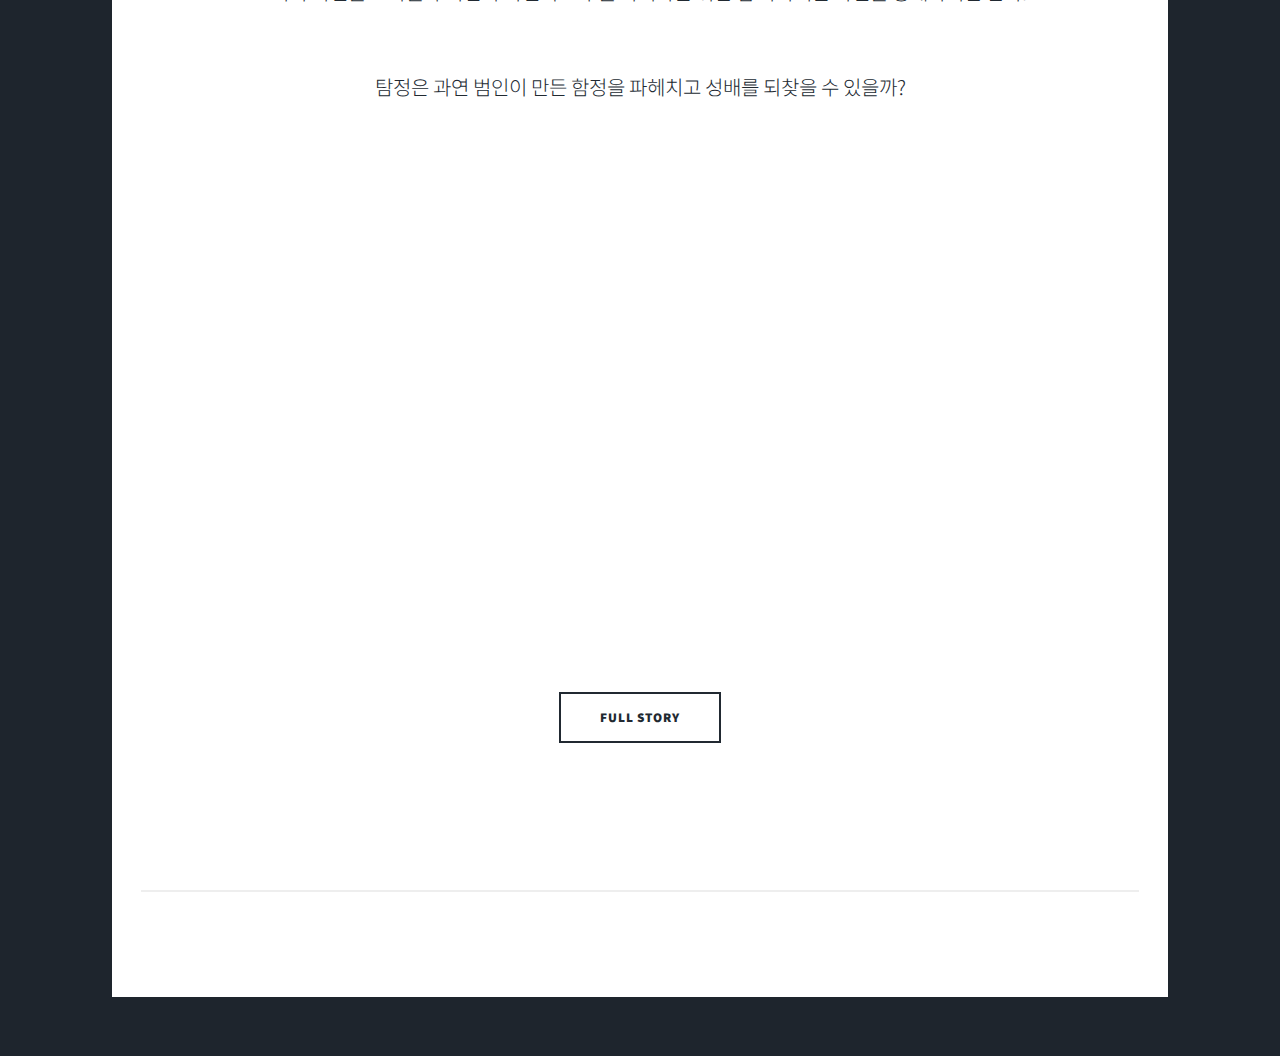
<file: main.html>
<!DOCTYPE HTML>
<!--
	Massively by HTML5 UP
	html5up.net | @ajlkn
	Free for personal and commercial use under the CCA 3.0 license (html5up.net/license)
-->
<html>
	<head>
		<title>Red Herring</title>
		<meta charset="utf-8" />
		<meta name="viewport" content="width=device-width, initial-scale=1, user-scalable=no" />
		<link rel="stylesheet" href="assets/css/main.css" />
		<noscript><link rel="stylesheet" href="assets/css/noscript.css" /></noscript>
	</head>
	<body class="is-preload">

		<!-- Wrapper -->
			<div id="wrapper" class="fade-in">
					<div>
						1234
					</div>
				<!-- Intro -->
					<div id="intro">
						<h1>Red<br />
						herring</h1>
						<p>something, especially a clue, that is or is intended to be misleading or distracting.<br />
						남의 주의를 딴 곳으로 쏠리게 하는 것.</p>
						<ul class="actions">
							<li><a href="#header" class="button icon solid solo fa-arrow-down scrolly">Continue</a></li>
						</ul>
					</div>

				<!-- Header -->
					<header id="header">
						<a href="index.html" class="logo">Red Herring</a>
					</header>

				<!-- Nav -->
					<nav id="nav">
						<ul class="links">
							<li class="active"><a href="index.html">Main Story</a></li>
							<!--<li><a href="index.html">Actors</a></li>
							<li><a href="index.html">Creators</a></li>
							<li><a href="index.html">Clues</a></li>-->
						</ul>
						<ul class="icons">
							<li><a href="http://instagram.com" class="icon brands fa-instagram"><span class="label">Instagram</span></a></li>
						</ul>
					</nav>

				<!-- Main -->
					<div id="main">

						<!-- Featured Post -->
							<article class="post featured">
								<header class="major">
									<span class="date">저택에서 발생한 도난사건,</span>
									
									<p class="mainStory">도난 사건의 해결을 맡은 초보 탐정은 자신의 능력인 <br />'사이코 메트리'를 사용해 사건을 해결해보려 하지만... <br />
										<br />
									
									 </p>
									
									 <p class="date2">
										어느 날 한 고풍스러운 저택에서 발생한 '성배' 도난 사건. <br /><br />사건을 의뢰받은 어리숙한 초보 탐정은 노련한 흉내를
										내어가며 열심히 추리에 임하지만 <br />용의자 4명은 전부 알리바이가 존재하고, <br /><br />그나마 자신을 도와줄 수사관과 자신의
										조수를 자처하는 귀한 집 아가씨는 자신을 방해하기만 한다. <br /><br />탐정은 과연 범인이 만든 함정을 파헤치고 성배를 되찾을 수 있을까?
									 </p>
								</header>
								
									<iframe width="900" height="510" src="https://www.youtube.com/embed/75NQN0mRsik" 
									title="YouTube video player" frameborder="0" 
									allow="accelerometer; autoplay; clipboard-write; encrypted-media; gyroscope; picture-in-picture" 
									allowfullscreen>
									</iframe>
									
									
								<ul class="actions special">
									<li><a href="http://youtube.com" class="button large">Full Story</a></li>
								</ul>
							</article>

						<!-- Posts -->
							<!--<section class="posts">
								<article>
									<header>
										<span class="date">April 24, 2017</span>
										<h2><a href="#">Sed magna<br />
										ipsum faucibus</a></h2>
									</header>
									<a href="#" class="image fit"><img src="images/pic02.jpg" alt="" /></a>
									<p>Donec eget ex magna. Interdum et malesuada fames ac ante ipsum primis in faucibus. Pellentesque venenatis dolor imperdiet dolor mattis sagittis magna etiam.</p>
									<ul class="actions special">
										<li><a href="#" class="button">Full Story</a></li>
									</ul>
								</article>
								<article>
									<header>
										<span class="date">April 22, 2017</span>
										<h2><a href="#">Primis eget<br />
										imperdiet lorem</a></h2>
									</header>
									<a href="#" class="image fit"><img src="images/pic03.jpg" alt="" /></a>
									<p>Donec eget ex magna. Interdum et malesuada fames ac ante ipsum primis in faucibus. Pellentesque venenatis dolor imperdiet dolor mattis sagittis magna etiam.</p>
									<ul class="actions special">
										<li><a href="#" class="button">Full Story</a></li>
									</ul>
								</article>
								<article>
									<header>
										<span class="date">April 18, 2017</span>
										<h2><a href="#">Ante mattis<br />
										interdum dolor</a></h2>
									</header>
									<a href="#" class="image fit"><img src="images/pic04.jpg" alt="" /></a>
									<p>Donec eget ex magna. Interdum et malesuada fames ac ante ipsum primis in faucibus. Pellentesque venenatis dolor imperdiet dolor mattis sagittis magna etiam.</p>
									<ul class="actions special">
										<li><a href="#" class="button">Full Story</a></li>
									</ul>
								</article>
								<article>
									<header>
										<span class="date">April 14, 2017</span>
										<h2><a href="#">Tempus sed<br />
										nulla imperdiet</a></h2>
									</header>
									<a href="#" class="image fit"><img src="images/pic05.jpg" alt="" /></a>
									<p>Donec eget ex magna. Interdum et malesuada fames ac ante ipsum primis in faucibus. Pellentesque venenatis dolor imperdiet dolor mattis sagittis magna etiam.</p>
									<ul class="actions special">
										<li><a href="#" class="button">Full Story</a></li>
									</ul>
								</article>
								<article>
									<header>
										<span class="date">April 11, 2017</span>
										<h2><a href="#">Odio magna<br />
										sed consectetur</a></h2>
									</header>
									<a href="#" class="image fit"><img src="images/pic06.jpg" alt="" /></a>
									<p>Donec eget ex magna. Interdum et malesuada fames ac ante ipsum primis in faucibus. Pellentesque venenatis dolor imperdiet dolor mattis sagittis magna etiam.</p>
									<ul class="actions special">
										<li><a href="#" class="button">Full Story</a></li>
									</ul>
								</article>
								<article>
									<header>
										<span class="date">April 7, 2017</span>
										<h2><a href="#">Augue lorem<br />
										primis vestibulum</a></h2>
									</header>
									<a href="#" class="image fit"><img src="images/pic07.jpg" alt="" /></a>
									<p>Donec eget ex magna. Interdum et malesuada fames ac ante ipsum primis in faucibus. Pellentesque venenatis dolor imperdiet dolor mattis sagittis magna etiam.</p>
									<ul class="actions special">
										<li><a href="#" class="button">Full Story</a></li>
									</ul>
								</article>
							</section>-->

						<!-- Footer -->
							<!--<footer>
								<div class="pagination"> -->
									<!--<a href="#" class="previous">Prev</a>-->
									<!--<a href="#" class="page active">1</a>
									<a href="#" class="page">2</a>
									<a href="#" class="page">3</a>
									<span class="extra">&hellip;</span>
									<a href="#" class="page">8</a>
									<a href="#" class="page">9</a>
									<a href="#" class="page">10</a>
									<a href="#" class="next">Next</a>
								</div>
							</footer>

					</div>-->

				<!-- Footer -->
					<!--<footer id="footer">
						<section>
							<form method="post" action="#">
								<div class="fields">
									<div class="field">
										<label for="name">Name</label>
										<input type="text" name="name" id="name" />
									</div>
									<div class="field">
										<label for="email">Email</label>
										<input type="text" name="email" id="email" />
									</div>
									<div class="field">
										<label for="message">Message</label>
										<textarea name="message" id="message" rows="3"></textarea>
									</div>
								</div>
								<ul class="actions">
									<li><input type="submit" value="Send Message" /></li>
								</ul>
							</form>
						</section>
						<section class="split contact">
							<section class="alt">
								<h3>Address</h3>
								<p>1234 Somewhere Road #87257<br />
								Nashville, TN 00000-0000</p>
							</section>
							<section>
								<h3>Phone</h3>
								<p><a href="#">(000) 000-0000</a></p>
							</section>
							<section>
								<h3>Email</h3>
								<p><a href="#">info@untitled.tld</a></p>
							</section>
							<section>
								<h3>Social</h3>
								<ul class="icons alt">
									<li><a href="#" class="icon brands alt fa-twitter"><span class="label">Twitter</span></a></li>
									<li><a href="#" class="icon brands alt fa-facebook-f"><span class="label">Facebook</span></a></li>
									<li><a href="#" class="icon brands alt fa-instagram"><span class="label">Instagram</span></a></li>
									<li><a href="#" class="icon brands alt fa-github"><span class="label">GitHub</span></a></li>
								</ul>
							</section>
						</section>
					</footer> -->

				<!-- Copyright -->
					<div id="copyright">
						<ul><li>&copy; Untitled</li><li>Design: <a href="https://html5up.net">HTML5 UP</a></li></ul>
					</div>

			</div>

		<!-- Scripts -->
			<script src="assets/js/jquery.min.js"></script>
			<script src="assets/js/jquery.scrollex.min.js"></script>
			<script src="assets/js/jquery.scrolly.min.js"></script>
			<script src="assets/js/browser.min.js"></script>
			<script src="assets/js/breakpoints.min.js"></script>
			<script src="assets/js/util.js"></script>
			<script src="assets/js/main.js"></script>

	</body>
</html>
</file>
<file: assets/css/main.css>
@import url(fontawesome-all.min.css);
@import url("https://fonts.googleapis.com/css?family=Merriweather:300,700,300italic,700italic|Source+Sans+Pro:900");
@import url('https://fonts.googleapis.com/css2?family=Noto+Sans+KR:wght@100;300;400;500;700;900&display=swap');

/*
	Massively by HTML5 UP
	html5up.net | @ajlkn
	Free for personal and commercial use under the CCA 3.0 license (html5up.net/license)
*/

html, body, div, span, applet, object,
iframe, h1, h2, h3, h4, h5, h6, p, blockquote,
pre, a, abbr, acronym, address, big, cite,
code, del, dfn, em, img, ins, kbd, q, s, samp,
small, strike, strong, sub, sup, tt, var, b,
u, i, center, dl, dt, dd, ol, ul, li, fieldset,
form, label, legend, table, caption, tbody,
tfoot, thead, tr, th, td, article, aside,
canvas, details, embed, figure, figcaption,
footer, header, hgroup, menu, nav, output, ruby,
section, summary, time, mark, audio, video {
	margin: 0;
	padding: 0;
	border: 0;
	font-size: 100%;
	font: inherit;
	vertical-align: baseline;}

article, aside, details, figcaption, figure,
footer, header, hgroup, menu, nav, section {
	display: block;}

body {
	line-height: 1;
}

ol, ul {
	list-style: none;
}

blockquote, q {
	quotes: none;
}

	blockquote:before, blockquote:after, q:before, q:after {
		content: '';
		content: none;
	}

table {
	border-collapse: collapse;
	border-spacing: 0;
}

body {
	-webkit-text-size-adjust: none;
}

mark {
	background-color: transparent;
	color: inherit;
}

input::-moz-focus-inner {
	border: 0;
	padding: 0;
}

input, select, textarea {
	-moz-appearance: none;
	-webkit-appearance: none;
	-ms-appearance: none;
	appearance: none;
}

.date{
	font-family: 'Noto Sans KR', sans-serif;
	font-size: 5px;
}

.date2{
	font-family: 'Noto Sans KR', sans-serif;
	font-size: 20px;
	font-style: normal;
}

.mainStory{
	font-family: 'Noto Sans KR', sans-serif;
	font-size: 30px;
}

/* Basic */

	@-ms-viewport {
		width: device-width;
	}

	body {
		-ms-overflow-style: scrollbar;
	}

	@media screen and (max-width: 480px) {

		html, body {
			min-width: 320px;
		}

	}

	html {
		box-sizing: border-box;
	}

	*, *:before, *:after {
		box-sizing: inherit;
	}

	body {
		background-color: #1e252d;
	}

		body.is-preload *, body.is-preload *:before, body.is-preload *:after {
			-moz-animation: none !important;
			-webkit-animation: none !important;
			-ms-animation: none !important;
			animation: none !important;
			-moz-transition: none !important;
			-webkit-transition: none !important;
			-ms-transition: none !important;
			transition: none !important;
		}

/* Type */

	html {
		font-size: 16pt;
	}

		@media screen and (max-width: 1680px) {

			html {
				font-size: 12pt;
			}

		}

		@media screen and (max-width: 1280px) {

			html {
				font-size: 11pt;
			}

		}

		@media screen and (max-width: 360px) {

			html {
				font-size: 10pt;
			}

		}

	body {
		color: #212931;
	}

	body, input, select, textarea {
		font-family: "Merriweather", Georgia, serif;
		font-weight: 300;
		font-size: 1rem;
		line-height: 2.375;
	}

	a {
		-moz-transition: color 0.2s ease-in-out, background-color 0.2s ease-in-out, border-color 0.2s ease-in-out, box-shadow 0.2s ease-in-out;
		-webkit-transition: color 0.2s ease-in-out, background-color 0.2s ease-in-out, border-color 0.2s ease-in-out, box-shadow 0.2s ease-in-out;
		-ms-transition: color 0.2s ease-in-out, background-color 0.2s ease-in-out, border-color 0.2s ease-in-out, box-shadow 0.2s ease-in-out;
		transition: color 0.2s ease-in-out, background-color 0.2s ease-in-out, border-color 0.2s ease-in-out, box-shadow 0.2s ease-in-out;
		border-bottom: dotted 1px;
		text-decoration: none;
	}

		a:hover {
			border-bottom-color: transparent;
		}

	strong, b {
		font-weight: 600;
	}

	em, i {
		font-style: italic;
	}

	p {
		text-align: justify;
		margin: 0 0 2rem 0;
	}

	h1, h2, h3, h4, h5, h6 {
		font-family: 'Noto Sans KR', sans-serif;
		font-weight: 900;
		line-height: 1.5;
		letter-spacing: 0.075em;
		text-transform: uppercase;
		margin: 0 0 1rem 0;
	}

		h1 a, h2 a, h3 a, h4 a, h5 a, h6 a {
			border-bottom: 0;
			color: inherit;
			text-decoration: none;
		}

	h1 {
		font-size: 4rem;
		line-height: 1.1;
		margin: 0 0 2rem 0;
	}

	h2 {
		font-size: 1.75rem;
		line-height: 1.3;
		margin: 0 0 1.5rem 0;
	}

	h3 {
		font-size: 1.25rem;
		margin: 0 0 1.5rem 0;
	}

	h4 {
		font-size: 1rem;
	}

	h5 {
		font-size: 0.9rem;
	}

	h6 {
		font-size: 0.8rem;
	}

	sub {
		font-size: 0.8rem;
		position: relative;
		top: 0.5rem;
	}

	sup {
		font-size: 0.8rem;
		position: relative;
		top: -0.5rem;
	}

	blockquote {
		border-left: solid 4px;
		font-style: italic;
		margin: 0 0 2rem 0;
		padding: 0.5rem 0 0.5rem 2rem;
	}

	code {
		border: solid 2px;
		font-family: 'Noto Sans KR', sans-serif;
		font-size: 0.9rem;
		margin: 0 0.25rem;
		padding: 0.25rem 0.65rem;
	}

	pre {
		-webkit-overflow-scrolling: touch;
		font-family: 'Noto Sans KR', sans-serif;
		font-size: 0.9rem;
		margin: 0 0 2rem 0;
	}

		pre code {
			display: block;
			line-height: 1.75;
			padding: 1rem 1.5rem;
			overflow-x: auto;
		}

	hr {
		border: 0;
		border-bottom: solid 2px;
		margin: 3rem 0;
	}

		hr.major {
			margin: 5rem 0;
		}

	.align-left {
		text-align: left;
	}

	.align-center {
		text-align: center;
	}

	.align-right {
		text-align: right;
	}

	input, select, textarea {
		color: #212931;
	}

	a {
		color: #212931;
		border-bottom-color: rgba(33, 41, 49, 0.5);
	}

		a:hover {
			border-bottom-color: transparent;
			color: #18bfef !important;
		}

	strong, b {
		color: #212931;
	}

	h1, h2, h3, h4, h5, h6 {
		color: #212931;
	}

	blockquote {
		border-left-color: #eeeeee;
	}

	code {
		background: rgba(220, 220, 220, 0.25);
		border-color: #eeeeee;
	}

	hr {
		border-bottom-color: #eeeeee;
	}

/* Row */

	.row {
		display: flex;
		flex-wrap: wrap;
		box-sizing: border-box;
		align-items: stretch;
	}

		.row > * {
			box-sizing: border-box;
		}

		.row.gtr-uniform > * > :last-child {
			margin-bottom: 0;
		}

		.row.aln-left {
			justify-content: flex-start;
		}

		.row.aln-center {
			justify-content: center;
		}

		.row.aln-right {
			justify-content: flex-end;
		}

		.row.aln-top {
			align-items: flex-start;
		}

		.row.aln-middle {
			align-items: center;
		}

		.row.aln-bottom {
			align-items: flex-end;
		}

		.row > .imp {
			order: -1;
		}

		.row > .col-1 {
			width: 8.33333%;
		}

		.row > .off-1 {
			margin-left: 8.33333%;
		}

		.row > .col-2 {
			width: 16.66667%;
		}

		.row > .off-2 {
			margin-left: 16.66667%;
		}

		.row > .col-3 {
			width: 25%;
		}

		.row > .off-3 {
			margin-left: 25%;
		}

		.row > .col-4 {
			width: 33.33333%;
		}

		.row > .off-4 {
			margin-left: 33.33333%;
		}

		.row > .col-5 {
			width: 41.66667%;
		}

		.row > .off-5 {
			margin-left: 41.66667%;
		}

		.row > .col-6 {
			width: 50%;
		}

		.row > .off-6 {
			margin-left: 50%;
		}

		.row > .col-7 {
			width: 58.33333%;
		}

		.row > .off-7 {
			margin-left: 58.33333%;
		}

		.row > .col-8 {
			width: 66.66667%;
		}

		.row > .off-8 {
			margin-left: 66.66667%;
		}

		.row > .col-9 {
			width: 75%;
		}

		.row > .off-9 {
			margin-left: 75%;
		}

		.row > .col-10 {
			width: 83.33333%;
		}

		.row > .off-10 {
			margin-left: 83.33333%;
		}

		.row > .col-11 {
			width: 91.66667%;
		}

		.row > .off-11 {
			margin-left: 91.66667%;
		}

		.row > .col-12 {
			width: 100%;
		}

		.row > .off-12 {
			margin-left: 100%;
		}

		.row.gtr-0 {
			margin-top: 0;
			margin-left: 0rem;
		}

			.row.gtr-0 > * {
				padding: 0 0 0 0rem;
			}

			.row.gtr-0.gtr-uniform {
				margin-top: 0rem;
			}

				.row.gtr-0.gtr-uniform > * {
					padding-top: 0rem;
				}

		.row.gtr-25 {
			margin-top: 0;
			margin-left: -0.375rem;
		}

			.row.gtr-25 > * {
				padding: 0 0 0 0.375rem;
			}

			.row.gtr-25.gtr-uniform {
				margin-top: -0.375rem;
			}

				.row.gtr-25.gtr-uniform > * {
					padding-top: 0.375rem;
				}

		.row.gtr-50 {
			margin-top: 0;
			margin-left: -0.75rem;
		}

			.row.gtr-50 > * {
				padding: 0 0 0 0.75rem;
			}

			.row.gtr-50.gtr-uniform {
				margin-top: -0.75rem;
			}

				.row.gtr-50.gtr-uniform > * {
					padding-top: 0.75rem;
				}

		.row {
			margin-top: 0;
			margin-left: -1.5rem;
		}

			.row > * {
				padding: 0 0 0 1.5rem;
			}

			.row.gtr-uniform {
				margin-top: -1.5rem;
			}

				.row.gtr-uniform > * {
					padding-top: 1.5rem;
				}

		.row.gtr-150 {
			margin-top: 0;
			margin-left: -2.25rem;
		}

			.row.gtr-150 > * {
				padding: 0 0 0 2.25rem;
			}

			.row.gtr-150.gtr-uniform {
				margin-top: -2.25rem;
			}

				.row.gtr-150.gtr-uniform > * {
					padding-top: 2.25rem;
				}

		.row.gtr-200 {
			margin-top: 0;
			margin-left: -3rem;
		}

			.row.gtr-200 > * {
				padding: 0 0 0 3rem;
			}

			.row.gtr-200.gtr-uniform {
				margin-top: -3rem;
			}

				.row.gtr-200.gtr-uniform > * {
					padding-top: 3rem;
				}

		@media screen and (max-width: 1680px) {

			.row {
				display: flex;
				flex-wrap: wrap;
				box-sizing: border-box;
				align-items: stretch;
			}

				.row > * {
					box-sizing: border-box;
				}

				.row.gtr-uniform > * > :last-child {
					margin-bottom: 0;
				}

				.row.aln-left {
					justify-content: flex-start;
				}

				.row.aln-center {
					justify-content: center;
				}

				.row.aln-right {
					justify-content: flex-end;
				}

				.row.aln-top {
					align-items: flex-start;
				}

				.row.aln-middle {
					align-items: center;
				}

				.row.aln-bottom {
					align-items: flex-end;
				}

				.row > .imp-xlarge {
					order: -1;
				}

				.row > .col-1-xlarge {
					width: 8.33333%;
				}

				.row > .off-1-xlarge {
					margin-left: 8.33333%;
				}

				.row > .col-2-xlarge {
					width: 16.66667%;
				}

				.row > .off-2-xlarge {
					margin-left: 16.66667%;
				}

				.row > .col-3-xlarge {
					width: 25%;
				}

				.row > .off-3-xlarge {
					margin-left: 25%;
				}

				.row > .col-4-xlarge {
					width: 33.33333%;
				}

				.row > .off-4-xlarge {
					margin-left: 33.33333%;
				}

				.row > .col-5-xlarge {
					width: 41.66667%;
				}

				.row > .off-5-xlarge {
					margin-left: 41.66667%;
				}

				.row > .col-6-xlarge {
					width: 50%;
				}

				.row > .off-6-xlarge {
					margin-left: 50%;
				}

				.row > .col-7-xlarge {
					width: 58.33333%;
				}

				.row > .off-7-xlarge {
					margin-left: 58.33333%;
				}

				.row > .col-8-xlarge {
					width: 66.66667%;
				}

				.row > .off-8-xlarge {
					margin-left: 66.66667%;
				}

				.row > .col-9-xlarge {
					width: 75%;
				}

				.row > .off-9-xlarge {
					margin-left: 75%;
				}

				.row > .col-10-xlarge {
					width: 83.33333%;
				}

				.row > .off-10-xlarge {
					margin-left: 83.33333%;
				}

				.row > .col-11-xlarge {
					width: 91.66667%;
				}

				.row > .off-11-xlarge {
					margin-left: 91.66667%;
				}

				.row > .col-12-xlarge {
					width: 100%;
				}

				.row > .off-12-xlarge {
					margin-left: 100%;
				}

				.row.gtr-0 {
					margin-top: 0;
					margin-left: 0rem;
				}

					.row.gtr-0 > * {
						padding: 0 0 0 0rem;
					}

					.row.gtr-0.gtr-uniform {
						margin-top: 0rem;
					}

						.row.gtr-0.gtr-uniform > * {
							padding-top: 0rem;
						}

				.row.gtr-25 {
					margin-top: 0;
					margin-left: -0.375rem;
				}

					.row.gtr-25 > * {
						padding: 0 0 0 0.375rem;
					}

					.row.gtr-25.gtr-uniform {
						margin-top: -0.375rem;
					}

						.row.gtr-25.gtr-uniform > * {
							padding-top: 0.375rem;
						}

				.row.gtr-50 {
					margin-top: 0;
					margin-left: -0.75rem;
				}

					.row.gtr-50 > * {
						padding: 0 0 0 0.75rem;
					}

					.row.gtr-50.gtr-uniform {
						margin-top: -0.75rem;
					}

						.row.gtr-50.gtr-uniform > * {
							padding-top: 0.75rem;
						}

				.row {
					margin-top: 0;
					margin-left: -1.5rem;
				}

					.row > * {
						padding: 0 0 0 1.5rem;
					}

					.row.gtr-uniform {
						margin-top: -1.5rem;
					}

						.row.gtr-uniform > * {
							padding-top: 1.5rem;
						}

				.row.gtr-150 {
					margin-top: 0;
					margin-left: -2.25rem;
				}

					.row.gtr-150 > * {
						padding: 0 0 0 2.25rem;
					}

					.row.gtr-150.gtr-uniform {
						margin-top: -2.25rem;
					}

						.row.gtr-150.gtr-uniform > * {
							padding-top: 2.25rem;
						}

				.row.gtr-200 {
					margin-top: 0;
					margin-left: -3rem;
				}

					.row.gtr-200 > * {
						padding: 0 0 0 3rem;
					}

					.row.gtr-200.gtr-uniform {
						margin-top: -3rem;
					}

						.row.gtr-200.gtr-uniform > * {
							padding-top: 3rem;
						}

		}

		@media screen and (max-width: 1280px) {

			.row {
				display: flex;
				flex-wrap: wrap;
				box-sizing: border-box;
				align-items: stretch;
			}

				.row > * {
					box-sizing: border-box;
				}

				.row.gtr-uniform > * > :last-child {
					margin-bottom: 0;
				}

				.row.aln-left {
					justify-content: flex-start;
				}

				.row.aln-center {
					justify-content: center;
				}

				.row.aln-right {
					justify-content: flex-end;
				}

				.row.aln-top {
					align-items: flex-start;
				}

				.row.aln-middle {
					align-items: center;
				}

				.row.aln-bottom {
					align-items: flex-end;
				}

				.row > .imp-large {
					order: -1;
				}

				.row > .col-1-large {
					width: 8.33333%;
				}

				.row > .off-1-large {
					margin-left: 8.33333%;
				}

				.row > .col-2-large {
					width: 16.66667%;
				}

				.row > .off-2-large {
					margin-left: 16.66667%;
				}

				.row > .col-3-large {
					width: 25%;
				}

				.row > .off-3-large {
					margin-left: 25%;
				}

				.row > .col-4-large {
					width: 33.33333%;
				}

				.row > .off-4-large {
					margin-left: 33.33333%;
				}

				.row > .col-5-large {
					width: 41.66667%;
				}

				.row > .off-5-large {
					margin-left: 41.66667%;
				}

				.row > .col-6-large {
					width: 50%;
				}

				.row > .off-6-large {
					margin-left: 50%;
				}

				.row > .col-7-large {
					width: 58.33333%;
				}

				.row > .off-7-large {
					margin-left: 58.33333%;
				}

				.row > .col-8-large {
					width: 66.66667%;
				}

				.row > .off-8-large {
					margin-left: 66.66667%;
				}

				.row > .col-9-large {
					width: 75%;
				}

				.row > .off-9-large {
					margin-left: 75%;
				}

				.row > .col-10-large {
					width: 83.33333%;
				}

				.row > .off-10-large {
					margin-left: 83.33333%;
				}

				.row > .col-11-large {
					width: 91.66667%;
				}

				.row > .off-11-large {
					margin-left: 91.66667%;
				}

				.row > .col-12-large {
					width: 100%;
				}

				.row > .off-12-large {
					margin-left: 100%;
				}

				.row.gtr-0 {
					margin-top: 0;
					margin-left: 0rem;
				}

					.row.gtr-0 > * {
						padding: 0 0 0 0rem;
					}

					.row.gtr-0.gtr-uniform {
						margin-top: 0rem;
					}

						.row.gtr-0.gtr-uniform > * {
							padding-top: 0rem;
						}

				.row.gtr-25 {
					margin-top: 0;
					margin-left: -0.375rem;
				}

					.row.gtr-25 > * {
						padding: 0 0 0 0.375rem;
					}

					.row.gtr-25.gtr-uniform {
						margin-top: -0.375rem;
					}

						.row.gtr-25.gtr-uniform > * {
							padding-top: 0.375rem;
						}

				.row.gtr-50 {
					margin-top: 0;
					margin-left: -0.75rem;
				}

					.row.gtr-50 > * {
						padding: 0 0 0 0.75rem;
					}

					.row.gtr-50.gtr-uniform {
						margin-top: -0.75rem;
					}

						.row.gtr-50.gtr-uniform > * {
							padding-top: 0.75rem;
						}

				.row {
					margin-top: 0;
					margin-left: -1.5rem;
				}

					.row > * {
						padding: 0 0 0 1.5rem;
					}

					.row.gtr-uniform {
						margin-top: -1.5rem;
					}

						.row.gtr-uniform > * {
							padding-top: 1.5rem;
						}

				.row.gtr-150 {
					margin-top: 0;
					margin-left: -2.25rem;
				}

					.row.gtr-150 > * {
						padding: 0 0 0 2.25rem;
					}

					.row.gtr-150.gtr-uniform {
						margin-top: -2.25rem;
					}

						.row.gtr-150.gtr-uniform > * {
							padding-top: 2.25rem;
						}

				.row.gtr-200 {
					margin-top: 0;
					margin-left: -3rem;
				}

					.row.gtr-200 > * {
						padding: 0 0 0 3rem;
					}

					.row.gtr-200.gtr-uniform {
						margin-top: -3rem;
					}

						.row.gtr-200.gtr-uniform > * {
							padding-top: 3rem;
						}

		}

		@media screen and (max-width: 980px) {

			.row {
				display: flex;
				flex-wrap: wrap;
				box-sizing: border-box;
				align-items: stretch;
			}

				.row > * {
					box-sizing: border-box;
				}

				.row.gtr-uniform > * > :last-child {
					margin-bottom: 0;
				}

				.row.aln-left {
					justify-content: flex-start;
				}

				.row.aln-center {
					justify-content: center;
				}

				.row.aln-right {
					justify-content: flex-end;
				}

				.row.aln-top {
					align-items: flex-start;
				}

				.row.aln-middle {
					align-items: center;
				}

				.row.aln-bottom {
					align-items: flex-end;
				}

				.row > .imp-medium {
					order: -1;
				}

				.row > .col-1-medium {
					width: 8.33333%;
				}

				.row > .off-1-medium {
					margin-left: 8.33333%;
				}

				.row > .col-2-medium {
					width: 16.66667%;
				}

				.row > .off-2-medium {
					margin-left: 16.66667%;
				}

				.row > .col-3-medium {
					width: 25%;
				}

				.row > .off-3-medium {
					margin-left: 25%;
				}

				.row > .col-4-medium {
					width: 33.33333%;
				}

				.row > .off-4-medium {
					margin-left: 33.33333%;
				}

				.row > .col-5-medium {
					width: 41.66667%;
				}

				.row > .off-5-medium {
					margin-left: 41.66667%;
				}

				.row > .col-6-medium {
					width: 50%;
				}

				.row > .off-6-medium {
					margin-left: 50%;
				}

				.row > .col-7-medium {
					width: 58.33333%;
				}

				.row > .off-7-medium {
					margin-left: 58.33333%;
				}

				.row > .col-8-medium {
					width: 66.66667%;
				}

				.row > .off-8-medium {
					margin-left: 66.66667%;
				}

				.row > .col-9-medium {
					width: 75%;
				}

				.row > .off-9-medium {
					margin-left: 75%;
				}

				.row > .col-10-medium {
					width: 83.33333%;
				}

				.row > .off-10-medium {
					margin-left: 83.33333%;
				}

				.row > .col-11-medium {
					width: 91.66667%;
				}

				.row > .off-11-medium {
					margin-left: 91.66667%;
				}

				.row > .col-12-medium {
					width: 100%;
				}

				.row > .off-12-medium {
					margin-left: 100%;
				}

				.row.gtr-0 {
					margin-top: 0;
					margin-left: 0rem;
				}

					.row.gtr-0 > * {
						padding: 0 0 0 0rem;
					}

					.row.gtr-0.gtr-uniform {
						margin-top: 0rem;
					}

						.row.gtr-0.gtr-uniform > * {
							padding-top: 0rem;
						}

				.row.gtr-25 {
					margin-top: 0;
					margin-left: -0.375rem;
				}

					.row.gtr-25 > * {
						padding: 0 0 0 0.375rem;
					}

					.row.gtr-25.gtr-uniform {
						margin-top: -0.375rem;
					}

						.row.gtr-25.gtr-uniform > * {
							padding-top: 0.375rem;
						}

				.row.gtr-50 {
					margin-top: 0;
					margin-left: -0.75rem;
				}

					.row.gtr-50 > * {
						padding: 0 0 0 0.75rem;
					}

					.row.gtr-50.gtr-uniform {
						margin-top: -0.75rem;
					}

						.row.gtr-50.gtr-uniform > * {
							padding-top: 0.75rem;
						}

				.row {
					margin-top: 0;
					margin-left: -1.5rem;
				}

					.row > * {
						padding: 0 0 0 1.5rem;
					}

					.row.gtr-uniform {
						margin-top: -1.5rem;
					}

						.row.gtr-uniform > * {
							padding-top: 1.5rem;
						}

				.row.gtr-150 {
					margin-top: 0;
					margin-left: -2.25rem;
				}

					.row.gtr-150 > * {
						padding: 0 0 0 2.25rem;
					}

					.row.gtr-150.gtr-uniform {
						margin-top: -2.25rem;
					}

						.row.gtr-150.gtr-uniform > * {
							padding-top: 2.25rem;
						}

				.row.gtr-200 {
					margin-top: 0;
					margin-left: -3rem;
				}

					.row.gtr-200 > * {
						padding: 0 0 0 3rem;
					}

					.row.gtr-200.gtr-uniform {
						margin-top: -3rem;
					}

						.row.gtr-200.gtr-uniform > * {
							padding-top: 3rem;
						}

		}

		@media screen and (max-width: 736px) {

			.row {
				display: flex;
				flex-wrap: wrap;
				box-sizing: border-box;
				align-items: stretch;
			}

				.row > * {
					box-sizing: border-box;
				}

				.row.gtr-uniform > * > :last-child {
					margin-bottom: 0;
				}

				.row.aln-left {
					justify-content: flex-start;
				}

				.row.aln-center {
					justify-content: center;
				}

				.row.aln-right {
					justify-content: flex-end;
				}

				.row.aln-top {
					align-items: flex-start;
				}

				.row.aln-middle {
					align-items: center;
				}

				.row.aln-bottom {
					align-items: flex-end;
				}

				.row > .imp-small {
					order: -1;
				}

				.row > .col-1-small {
					width: 8.33333%;
				}

				.row > .off-1-small {
					margin-left: 8.33333%;
				}

				.row > .col-2-small {
					width: 16.66667%;
				}

				.row > .off-2-small {
					margin-left: 16.66667%;
				}

				.row > .col-3-small {
					width: 25%;
				}

				.row > .off-3-small {
					margin-left: 25%;
				}

				.row > .col-4-small {
					width: 33.33333%;
				}

				.row > .off-4-small {
					margin-left: 33.33333%;
				}

				.row > .col-5-small {
					width: 41.66667%;
				}

				.row > .off-5-small {
					margin-left: 41.66667%;
				}

				.row > .col-6-small {
					width: 50%;
				}

				.row > .off-6-small {
					margin-left: 50%;
				}

				.row > .col-7-small {
					width: 58.33333%;
				}

				.row > .off-7-small {
					margin-left: 58.33333%;
				}

				.row > .col-8-small {
					width: 66.66667%;
				}

				.row > .off-8-small {
					margin-left: 66.66667%;
				}

				.row > .col-9-small {
					width: 75%;
				}

				.row > .off-9-small {
					margin-left: 75%;
				}

				.row > .col-10-small {
					width: 83.33333%;
				}

				.row > .off-10-small {
					margin-left: 83.33333%;
				}

				.row > .col-11-small {
					width: 91.66667%;
				}

				.row > .off-11-small {
					margin-left: 91.66667%;
				}

				.row > .col-12-small {
					width: 100%;
				}

				.row > .off-12-small {
					margin-left: 100%;
				}

				.row.gtr-0 {
					margin-top: 0;
					margin-left: 0rem;
				}

					.row.gtr-0 > * {
						padding: 0 0 0 0rem;
					}

					.row.gtr-0.gtr-uniform {
						margin-top: 0rem;
					}

						.row.gtr-0.gtr-uniform > * {
							padding-top: 0rem;
						}

				.row.gtr-25 {
					margin-top: 0;
					margin-left: -0.375rem;
				}

					.row.gtr-25 > * {
						padding: 0 0 0 0.375rem;
					}

					.row.gtr-25.gtr-uniform {
						margin-top: -0.375rem;
					}

						.row.gtr-25.gtr-uniform > * {
							padding-top: 0.375rem;
						}

				.row.gtr-50 {
					margin-top: 0;
					margin-left: -0.75rem;
				}

					.row.gtr-50 > * {
						padding: 0 0 0 0.75rem;
					}

					.row.gtr-50.gtr-uniform {
						margin-top: -0.75rem;
					}

						.row.gtr-50.gtr-uniform > * {
							padding-top: 0.75rem;
						}

				.row {
					margin-top: 0;
					margin-left: -1.5rem;
				}

					.row > * {
						padding: 0 0 0 1.5rem;
					}

					.row.gtr-uniform {
						margin-top: -1.5rem;
					}

						.row.gtr-uniform > * {
							padding-top: 1.5rem;
						}

				.row.gtr-150 {
					margin-top: 0;
					margin-left: -2.25rem;
				}

					.row.gtr-150 > * {
						padding: 0 0 0 2.25rem;
					}

					.row.gtr-150.gtr-uniform {
						margin-top: -2.25rem;
					}

						.row.gtr-150.gtr-uniform > * {
							padding-top: 2.25rem;
						}

				.row.gtr-200 {
					margin-top: 0;
					margin-left: -3rem;
				}

					.row.gtr-200 > * {
						padding: 0 0 0 3rem;
					}

					.row.gtr-200.gtr-uniform {
						margin-top: -3rem;
					}

						.row.gtr-200.gtr-uniform > * {
							padding-top: 3rem;
						}

		}

		@media screen and (max-width: 480px) {

			.row {
				display: flex;
				flex-wrap: wrap;
				box-sizing: border-box;
				align-items: stretch;
			}

				.row > * {
					box-sizing: border-box;
				}

				.row.gtr-uniform > * > :last-child {
					margin-bottom: 0;
				}

				.row.aln-left {
					justify-content: flex-start;
				}

				.row.aln-center {
					justify-content: center;
				}

				.row.aln-right {
					justify-content: flex-end;
				}

				.row.aln-top {
					align-items: flex-start;
				}

				.row.aln-middle {
					align-items: center;
				}

				.row.aln-bottom {
					align-items: flex-end;
				}

				.row > .imp-xsmall {
					order: -1;
				}

				.row > .col-1-xsmall {
					width: 8.33333%;
				}

				.row > .off-1-xsmall {
					margin-left: 8.33333%;
				}

				.row > .col-2-xsmall {
					width: 16.66667%;
				}

				.row > .off-2-xsmall {
					margin-left: 16.66667%;
				}

				.row > .col-3-xsmall {
					width: 25%;
				}

				.row > .off-3-xsmall {
					margin-left: 25%;
				}

				.row > .col-4-xsmall {
					width: 33.33333%;
				}

				.row > .off-4-xsmall {
					margin-left: 33.33333%;
				}

				.row > .col-5-xsmall {
					width: 41.66667%;
				}

				.row > .off-5-xsmall {
					margin-left: 41.66667%;
				}

				.row > .col-6-xsmall {
					width: 50%;
				}

				.row > .off-6-xsmall {
					margin-left: 50%;
				}

				.row > .col-7-xsmall {
					width: 58.33333%;
				}

				.row > .off-7-xsmall {
					margin-left: 58.33333%;
				}

				.row > .col-8-xsmall {
					width: 66.66667%;
				}

				.row > .off-8-xsmall {
					margin-left: 66.66667%;
				}

				.row > .col-9-xsmall {
					width: 75%;
				}

				.row > .off-9-xsmall {
					margin-left: 75%;
				}

				.row > .col-10-xsmall {
					width: 83.33333%;
				}

				.row > .off-10-xsmall {
					margin-left: 83.33333%;
				}

				.row > .col-11-xsmall {
					width: 91.66667%;
				}

				.row > .off-11-xsmall {
					margin-left: 91.66667%;
				}

				.row > .col-12-xsmall {
					width: 100%;
				}

				.row > .off-12-xsmall {
					margin-left: 100%;
				}

				.row.gtr-0 {
					margin-top: 0;
					margin-left: 0rem;
				}

					.row.gtr-0 > * {
						padding: 0 0 0 0rem;
					}

					.row.gtr-0.gtr-uniform {
						margin-top: 0rem;
					}

						.row.gtr-0.gtr-uniform > * {
							padding-top: 0rem;
						}

				.row.gtr-25 {
					margin-top: 0;
					margin-left: -0.375rem;
				}

					.row.gtr-25 > * {
						padding: 0 0 0 0.375rem;
					}

					.row.gtr-25.gtr-uniform {
						margin-top: -0.375rem;
					}

						.row.gtr-25.gtr-uniform > * {
							padding-top: 0.375rem;
						}

				.row.gtr-50 {
					margin-top: 0;
					margin-left: -0.75rem;
				}

					.row.gtr-50 > * {
						padding: 0 0 0 0.75rem;
					}

					.row.gtr-50.gtr-uniform {
						margin-top: -0.75rem;
					}

						.row.gtr-50.gtr-uniform > * {
							padding-top: 0.75rem;
						}

				.row {
					margin-top: 0;
					margin-left: -1.5rem;
				}

					.row > * {
						padding: 0 0 0 1.5rem;
					}

					.row.gtr-uniform {
						margin-top: -1.5rem;
					}

						.row.gtr-uniform > * {
							padding-top: 1.5rem;
						}

				.row.gtr-150 {
					margin-top: 0;
					margin-left: -2.25rem;
				}

					.row.gtr-150 > * {
						padding: 0 0 0 2.25rem;
					}

					.row.gtr-150.gtr-uniform {
						margin-top: -2.25rem;
					}

						.row.gtr-150.gtr-uniform > * {
							padding-top: 2.25rem;
						}

				.row.gtr-200 {
					margin-top: 0;
					margin-left: -3rem;
				}

					.row.gtr-200 > * {
						padding: 0 0 0 3rem;
					}

					.row.gtr-200.gtr-uniform {
						margin-top: -3rem;
					}

						.row.gtr-200.gtr-uniform > * {
							padding-top: 3rem;
						}

		}

		@media screen and (max-width: 360px) {

			.row {
				display: flex;
				flex-wrap: wrap;
				box-sizing: border-box;
				align-items: stretch;
			}

				.row > * {
					box-sizing: border-box;
				}

				.row.gtr-uniform > * > :last-child {
					margin-bottom: 0;
				}

				.row.aln-left {
					justify-content: flex-start;
				}

				.row.aln-center {
					justify-content: center;
				}

				.row.aln-right {
					justify-content: flex-end;
				}

				.row.aln-top {
					align-items: flex-start;
				}

				.row.aln-middle {
					align-items: center;
				}

				.row.aln-bottom {
					align-items: flex-end;
				}

				.row > .imp-xxsmall {
					order: -1;
				}

				.row > .col-1-xxsmall {
					width: 8.33333%;
				}

				.row > .off-1-xxsmall {
					margin-left: 8.33333%;
				}

				.row > .col-2-xxsmall {
					width: 16.66667%;
				}

				.row > .off-2-xxsmall {
					margin-left: 16.66667%;
				}

				.row > .col-3-xxsmall {
					width: 25%;
				}

				.row > .off-3-xxsmall {
					margin-left: 25%;
				}

				.row > .col-4-xxsmall {
					width: 33.33333%;
				}

				.row > .off-4-xxsmall {
					margin-left: 33.33333%;
				}

				.row > .col-5-xxsmall {
					width: 41.66667%;
				}

				.row > .off-5-xxsmall {
					margin-left: 41.66667%;
				}

				.row > .col-6-xxsmall {
					width: 50%;
				}

				.row > .off-6-xxsmall {
					margin-left: 50%;
				}

				.row > .col-7-xxsmall {
					width: 58.33333%;
				}

				.row > .off-7-xxsmall {
					margin-left: 58.33333%;
				}

				.row > .col-8-xxsmall {
					width: 66.66667%;
				}

				.row > .off-8-xxsmall {
					margin-left: 66.66667%;
				}

				.row > .col-9-xxsmall {
					width: 75%;
				}

				.row > .off-9-xxsmall {
					margin-left: 75%;
				}

				.row > .col-10-xxsmall {
					width: 83.33333%;
				}

				.row > .off-10-xxsmall {
					margin-left: 83.33333%;
				}

				.row > .col-11-xxsmall {
					width: 91.66667%;
				}

				.row > .off-11-xxsmall {
					margin-left: 91.66667%;
				}

				.row > .col-12-xxsmall {
					width: 100%;
				}

				.row > .off-12-xxsmall {
					margin-left: 100%;
				}

				.row.gtr-0 {
					margin-top: 0;
					margin-left: 0rem;
				}

					.row.gtr-0 > * {
						padding: 0 0 0 0rem;
					}

					.row.gtr-0.gtr-uniform {
						margin-top: 0rem;
					}

						.row.gtr-0.gtr-uniform > * {
							padding-top: 0rem;
						}

				.row.gtr-25 {
					margin-top: 0;
					margin-left: -0.375rem;
				}

					.row.gtr-25 > * {
						padding: 0 0 0 0.375rem;
					}

					.row.gtr-25.gtr-uniform {
						margin-top: -0.375rem;
					}

						.row.gtr-25.gtr-uniform > * {
							padding-top: 0.375rem;
						}

				.row.gtr-50 {
					margin-top: 0;
					margin-left: -0.75rem;
				}

					.row.gtr-50 > * {
						padding: 0 0 0 0.75rem;
					}

					.row.gtr-50.gtr-uniform {
						margin-top: -0.75rem;
					}

						.row.gtr-50.gtr-uniform > * {
							padding-top: 0.75rem;
						}

				.row {
					margin-top: 0;
					margin-left: -1.5rem;
				}

					.row > * {
						padding: 0 0 0 1.5rem;
					}

					.row.gtr-uniform {
						margin-top: -1.5rem;
					}

						.row.gtr-uniform > * {
							padding-top: 1.5rem;
						}

				.row.gtr-150 {
					margin-top: 0;
					margin-left: -2.25rem;
				}

					.row.gtr-150 > * {
						padding: 0 0 0 2.25rem;
					}

					.row.gtr-150.gtr-uniform {
						margin-top: -2.25rem;
					}

						.row.gtr-150.gtr-uniform > * {
							padding-top: 2.25rem;
						}

				.row.gtr-200 {
					margin-top: 0;
					margin-left: -3rem;
				}

					.row.gtr-200 > * {
						padding: 0 0 0 3rem;
					}

					.row.gtr-200.gtr-uniform {
						margin-top: -3rem;
					}

						.row.gtr-200.gtr-uniform > * {
							padding-top: 3rem;
						}

		}

/* Box */

	.box {
		border: solid 2px;
		margin-bottom: 2rem;
		padding: 1.5rem;
	}

		.box > :last-child,
		.box > :last-child > :last-child,
		.box > :last-child > :last-child > :last-child {
			margin-bottom: 0;
		}

		.box.alt {
			border: 0;
			border-radius: 0;
			padding: 0;
		}

	.box {
		border-color: #eeeeee;
	}

/* Button */

	input[type="submit"],
	input[type="reset"],
	input[type="button"],
	button,
	.button {
		-moz-appearance: none;
		-webkit-appearance: none;
		-ms-appearance: none;
		appearance: none;
		-moz-transition: background-color 0.2s ease-in-out, box-shadow 0.2s ease-in-out, color 0.2s ease-in-out;
		-webkit-transition: background-color 0.2s ease-in-out, box-shadow 0.2s ease-in-out, color 0.2s ease-in-out;
		-ms-transition: background-color 0.2s ease-in-out, box-shadow 0.2s ease-in-out, color 0.2s ease-in-out;
		transition: background-color 0.2s ease-in-out, box-shadow 0.2s ease-in-out, color 0.2s ease-in-out;
		border: 0;
		border-radius: 0;
		cursor: pointer;
		display: inline-block;
		font-family: "Source Sans Pro", Helvetica, sans-serif;
		font-size: 0.8rem;
		font-weight: 900;
		letter-spacing: 0.075em;
		height: 3rem;
		line-height: 3rem;
		padding: 0 2rem;
		text-align: center;
		text-decoration: none;
		text-transform: uppercase;
		white-space: nowrap;
	}

		input[type="submit"].icon:before,
		input[type="reset"].icon:before,
		input[type="button"].icon:before,
		button.icon:before,
		.button.icon:before {
			margin-right: 0.5rem;
		}

		input[type="submit"].icon.solo,
		input[type="reset"].icon.solo,
		input[type="button"].icon.solo,
		button.icon.solo,
		.button.icon.solo {
			position: relative;
			width: 4rem;
			height: 4rem;
			line-height: 4rem;
			border-radius: 4rem;
			text-indent: 4rem;
			overflow: hidden;
			padding: 0;
			white-space: nowrap;
		}

			input[type="submit"].icon.solo:before,
			input[type="reset"].icon.solo:before,
			input[type="button"].icon.solo:before,
			button.icon.solo:before,
			.button.icon.solo:before {
				position: absolute;
				display: block;
				top: 0;
				left: 0;
				width: inherit;
				height: inherit;
				line-height: inherit;
				font-size: 1.25rem;
				margin-right: 0;
				text-align: center;
				text-indent: 0;
			}

		input[type="submit"].fit,
		input[type="reset"].fit,
		input[type="button"].fit,
		button.fit,
		.button.fit {
			width: 100%;
		}

		input[type="submit"].small,
		input[type="reset"].small,
		input[type="button"].small,
		button.small,
		.button.small {
			font-size: 0.7rem;
			height: 2.5rem;
			line-height: 2.5rem;
			padding: 0 1.5rem;
		}

		input[type="submit"].large,
		input[type="reset"].large,
		input[type="button"].large,
		button.large,
		.button.large {
			font-size: 0.9rem;
			height: 3.5rem;
			line-height: 3.5rem;
			padding: 0 2.75rem;
		}

		@media screen and (max-width: 980px) {

			input[type="submit"],
			input[type="reset"],
			input[type="button"],
			button,
			.button {
				font-size: 0.9rem;
				height: 3.25rem;
				line-height: 3.25rem;
			}

				input[type="submit"].large,
				input[type="reset"].large,
				input[type="button"].large,
				button.large,
				.button.large {
					font-size: 1rem;
					height: 3.75rem;
					line-height: 3.75rem;
				}

		}

		input[type="submit"].disabled, input[type="submit"]:disabled,
		input[type="reset"].disabled,
		input[type="reset"]:disabled,
		input[type="button"].disabled,
		input[type="button"]:disabled,
		button.disabled,
		button:disabled,
		.button.disabled,
		.button:disabled {
			pointer-events: none;
			opacity: 0.25;
		}

	input[type="submit"],
	input[type="reset"],
	input[type="button"],
	button,
	.button {
		background-color: transparent;
		box-shadow: inset 0 0 0 2px #212931;
		color: #212931 !important;
	}

		input[type="submit"]:hover,
		input[type="reset"]:hover,
		input[type="button"]:hover,
		button:hover,
		.button:hover {
			box-shadow: inset 0 0 0 2px #18bfef;
			color: #18bfef !important;
		}

		input[type="submit"].primary,
		input[type="reset"].primary,
		input[type="button"].primary,
		button.primary,
		.button.primary {
			background-color: #212931;
			box-shadow: none;
			color: #ffffff !important;
		}

			input[type="submit"].primary:hover,
			input[type="reset"].primary:hover,
			input[type="button"].primary:hover,
			button.primary:hover,
			.button.primary:hover {
				background-color: #18bfef;
			}

/* Form */

	form {
		margin: 0 0 2rem 0;
	}

		form > :last-child {
			margin-bottom: 0;
		}

		form > .fields {
			display: -moz-flex;
			display: -webkit-flex;
			display: -ms-flex;
			display: flex;
			-moz-flex-wrap: wrap;
			-webkit-flex-wrap: wrap;
			-ms-flex-wrap: wrap;
			flex-wrap: wrap;
			width: calc(100% + 3rem);
			margin: -1.5rem 0 2rem -1.5rem;
		}

			form > .fields > .field {
				-moz-flex-grow: 0;
				-webkit-flex-grow: 0;
				-ms-flex-grow: 0;
				flex-grow: 0;
				-moz-flex-shrink: 0;
				-webkit-flex-shrink: 0;
				-ms-flex-shrink: 0;
				flex-shrink: 0;
				padding: 1.5rem 0 0 1.5rem;
				width: calc(100% - 1.5rem);
			}

				form > .fields > .field.half {
					width: calc(50% - 0.75rem);
				}

				form > .fields > .field.third {
					width: calc(100%/3 - 0.5rem);
				}

				form > .fields > .field.quarter {
					width: calc(25% - 0.375rem);
				}

		@media screen and (max-width: 480px) {

			form > .fields {
				width: calc(100% + 3rem);
				margin: -1.5rem 0 2rem -1.5rem;
			}

				form > .fields > .field {
					padding: 1.5rem 0 0 1.5rem;
					width: calc(100% - 1.5rem);
				}

					form > .fields > .field.half {
						width: calc(100% - 1.5rem);
					}

					form > .fields > .field.third {
						width: calc(100% - 1.5rem);
					}

					form > .fields > .field.quarter {
						width: calc(100% - 1.5rem);
					}

		}

	label {
		display: block;
		font-family: "Source Sans Pro", Helvetica, sans-serif;
		font-weight: 900;
		line-height: 1.5;
		letter-spacing: 0.075em;
		font-size: 0.8rem;
		text-transform: uppercase;
		margin: 0 0 0.75rem 0;
	}

		@media screen and (max-width: 980px) {

			label {
				font-size: 0.9rem;
			}

		}

	input[type="text"],
	input[type="password"],
	input[type="email"],
	select,
	textarea {
		-moz-appearance: none;
		-webkit-appearance: none;
		-ms-appearance: none;
		appearance: none;
		background: transparent;
		border-radius: 0;
		border: solid 2px;
		color: inherit;
		display: block;
		outline: 0;
		padding: 0 1rem;
		text-decoration: none;
		width: 100%;
	}

		input[type="text"]:invalid,
		input[type="password"]:invalid,
		input[type="email"]:invalid,
		select:invalid,
		textarea:invalid {
			box-shadow: none;
		}

	select {
		background-size: 1.25rem;
		background-repeat: no-repeat;
		background-position: calc(100% - 1rem) center;
		height: 3rem;
		padding-right: 3rem;
		text-overflow: ellipsis;
	}

		select:focus::-ms-value {
			background-color: transparent;
		}

		select::-ms-expand {
			display: none;
		}

	input[type="text"],
	input[type="password"],
	input[type="email"],
	select {
		height: 3rem;
	}

	textarea {
		padding: 0.75rem 1rem;
	}

	input[type="checkbox"],
	input[type="radio"] {
		-moz-appearance: none;
		-webkit-appearance: none;
		-ms-appearance: none;
		appearance: none;
		display: block;
		float: left;
		margin-right: -2rem;
		opacity: 0;
		width: 1rem;
		z-index: -1;
	}

		input[type="checkbox"] + label,
		input[type="radio"] + label {
			text-decoration: none;
			cursor: pointer;
			display: inline-block;
			font-size: 1rem;
			letter-spacing: 0;
			font-family: "Merriweather", Georgia, serif;
			text-transform: none;
			font-weight: 300;
			padding-left: 2.8rem;
			padding-right: 1rem;
			position: relative;
		}

			input[type="checkbox"] + label:before,
			input[type="radio"] + label:before {
				-moz-osx-font-smoothing: grayscale;
				-webkit-font-smoothing: antialiased;
				display: inline-block;
				font-style: normal;
				font-variant: normal;
				text-rendering: auto;
				line-height: 1;
				text-transform: none !important;
				font-family: 'Noto Sans KR', sans-serif;
				font-weight: 900;
			}

			input[type="checkbox"] + label:before,
			input[type="radio"] + label:before {
				border-radius: 0;
				border: solid 2px;
				content: '';
				display: inline-block;
				font-size: 0.8rem;
				height: 1.8rem;
				left: 0;
				line-height: 1.65rem;
				position: absolute;
				text-align: center;
				top: -0.125rem;
				width: 1.8rem;
			}

		input[type="checkbox"]:checked + label:before,
		input[type="radio"]:checked + label:before {
			content: '\f00c';
		}

	input[type="checkbox"] + label:before {
		border-radius: 0;
	}

	input[type="radio"] + label:before {
		border-radius: 100%;
	}

	::-webkit-input-placeholder {
		opacity: 1.0;
	}

	:-moz-placeholder {
		opacity: 1.0;
	}

	::-moz-placeholder {
		opacity: 1.0;
	}

	:-ms-input-placeholder {
		opacity: 1.0;
	}

	label {
		color: #212931;
	}

	input[type="text"],
	input[type="password"],
	input[type="email"],
	select,
	textarea {
		border-color: #eeeeee;
	}

		input[type="text"]:focus,
		input[type="password"]:focus,
		input[type="email"]:focus,
		select:focus,
		textarea:focus {
			border-color: #18bfef;
		}

	select {
		background-image: url("data:image/svg+xml;charset=utf8,%3Csvg xmlns='http://www.w3.org/2000/svg' width='40' height='40' preserveAspectRatio='none' viewBox='0 0 40 40'%3E%3Cpath d='M9.4,12.3l10.4,10.4l10.4-10.4c0.2-0.2,0.5-0.4,0.9-0.4c0.3,0,0.6,0.1,0.9,0.4l3.3,3.3c0.2,0.2,0.4,0.5,0.4,0.9 c0,0.4-0.1,0.6-0.4,0.9L20.7,31.9c-0.2,0.2-0.5,0.4-0.9,0.4c-0.3,0-0.6-0.1-0.9-0.4L4.3,17.3c-0.2-0.2-0.4-0.5-0.4-0.9 c0-0.4,0.1-0.6,0.4-0.9l3.3-3.3c0.2-0.2,0.5-0.4,0.9-0.4S9.1,12.1,9.4,12.3z' fill='%23eeeeee' /%3E%3C/svg%3E");
	}

		select option {
			background-color: #ffffff;
			color: #212931;
		}

	.select-wrapper:before {
		color: #eeeeee;
	}

	input[type="checkbox"] + label,
	input[type="radio"] + label {
		color: #212931;
	}

		input[type="checkbox"] + label:before,
		input[type="radio"] + label:before {
			border-color: #eeeeee;
		}

	input[type="checkbox"]:checked + label:before,
	input[type="radio"]:checked + label:before {
		background-color: #212931;
		border-color: #212931;
		color: #ffffff;
	}

	input[type="checkbox"]:focus + label:before,
	input[type="radio"]:focus + label:before {
		border-color: #18bfef;
	}

	::-webkit-input-placeholder {
		color: #909498 !important;
	}

	:-moz-placeholder {
		color: #909498 !important;
	}

	::-moz-placeholder {
		color: #909498 !important;
	}

	:-ms-input-placeholder {
		color: #909498 !important;
	}

	.formerize-placeholder {
		color: #909498 !important;
	}

/* Icon */

	.icon {
		text-decoration: none;
		border-bottom: none;
		position: relative;
	}

		.icon:before {
			-moz-osx-font-smoothing: grayscale;
			-webkit-font-smoothing: antialiased;
			display: inline-block;
			font-style: normal;
			font-variant: normal;
			text-rendering: auto;
			line-height: 1;
			text-transform: none !important;
			font-family: 'Noto Sans KR', sans-serif;
			font-weight: 400;
		}

		.icon > .label {
			display: none;
		}

		.icon:before {
			line-height: inherit;
		}

		.icon.solid:before {
			font-weight: 900;
		}

		.icon.brands:before {
			font-family: 'Noto Sans KR', sans-serif;
		}

/* Image */

	.image {
		border: 0;
		display: inline-block;
		position: relative;
	}

		.image img {
			display: block;
		}

		.image.left, .image.right {
			max-width: 40%;
		}

			.image.left img, .image.right img {
				width: 100%;
			}

		.image.left {
			float: left;
			margin: 0 2rem 2rem 0;
			top: 0.75rem;
		}

		.image.right {
			float: right;
			margin: 0 0 2rem 2rem;
			top: 0.75rem;
		}

		.image.fit {
			display: block;
			margin: 2.5rem 0;
			width: 100%;
		}

			.image.fit:first-child {
				margin-top: 0;
			}

			.image.fit img {
				width: 100%;
			}

		.image.main {
			display: block;
			margin: 4rem 0;
			width: 100%;
		}

			.image.main:first-child {
				margin-top: 0;
			}

			.image.main img {
				width: 100%;
			}

		@media screen and (max-width: 736px) {

			.image.fit {
				margin: 2rem 0;
			}

			.image.main {
				margin: 2rem 0;
			}

		}

	a.image {
		overflow: hidden;
	}

		a.image img {
			-moz-transition: -moz-transform 0.2s ease-out;
			-webkit-transition: -webkit-transform 0.2s ease-out;
			-ms-transition: -ms-transform 0.2s ease-out;
			transition: transform 0.2s ease-out;
		}

		a.image:hover img {
			-moz-transform: scale(1.05);
			-webkit-transform: scale(1.05);
			-ms-transform: scale(1.05);
			transform: scale(1.05);
		}

/* Actions */

	ul.actions {
		display: -moz-flex;
		display: -webkit-flex;
		display: -ms-flex;
		display: flex;
		cursor: default;
		list-style: none;
		margin-left: -1rem;
		padding-left: 0;
	}

		ul.actions li {
			padding: 0 0 0 1rem;
			vertical-align: middle;
		}

		ul.actions.special {
			-moz-justify-content: center;
			-webkit-justify-content: center;
			-ms-justify-content: center;
			justify-content: center;
			width: 100%;
			margin-left: 0;
		}

			ul.actions.special li:first-child {
				padding-left: 0;
			}

		ul.actions.stacked {
			-moz-flex-direction: column;
			-webkit-flex-direction: column;
			-ms-flex-direction: column;
			flex-direction: column;
			margin-left: 0;
		}

			ul.actions.stacked li {
				padding: 1.3rem 0 0 0;
			}

				ul.actions.stacked li:first-child {
					padding-top: 0;
				}

		ul.actions.fit {
			width: calc(100% + 1rem);
		}

			ul.actions.fit li {
				-moz-flex-grow: 1;
				-webkit-flex-grow: 1;
				-ms-flex-grow: 1;
				flex-grow: 1;
				-moz-flex-shrink: 1;
				-webkit-flex-shrink: 1;
				-ms-flex-shrink: 1;
				flex-shrink: 1;
				width: 100%;
			}

				ul.actions.fit li > * {
					width: 100%;
				}

			ul.actions.fit.stacked {
				width: 100%;
			}

		@media screen and (max-width: 480px) {

			ul.actions:not(.fixed) {
				-moz-flex-direction: column;
				-webkit-flex-direction: column;
				-ms-flex-direction: column;
				flex-direction: column;
				margin-left: 0;
				width: 100% !important;
			}

				ul.actions:not(.fixed) li {
					-moz-flex-grow: 1;
					-webkit-flex-grow: 1;
					-ms-flex-grow: 1;
					flex-grow: 1;
					-moz-flex-shrink: 1;
					-webkit-flex-shrink: 1;
					-ms-flex-shrink: 1;
					flex-shrink: 1;
					padding: 1rem 0 0 0;
					text-align: center;
					width: 100%;
				}

					ul.actions:not(.fixed) li > * {
						width: 100%;
					}

					ul.actions:not(.fixed) li:first-child {
						padding-top: 0;
					}

					ul.actions:not(.fixed) li input[type="submit"],
					ul.actions:not(.fixed) li input[type="reset"],
					ul.actions:not(.fixed) li input[type="button"],
					ul.actions:not(.fixed) li button,
					ul.actions:not(.fixed) li .button {
						width: 100%;
					}

						ul.actions:not(.fixed) li input[type="submit"].icon:before,
						ul.actions:not(.fixed) li input[type="reset"].icon:before,
						ul.actions:not(.fixed) li input[type="button"].icon:before,
						ul.actions:not(.fixed) li button.icon:before,
						ul.actions:not(.fixed) li .button.icon:before {
							margin-left: -0.5rem;
						}

		}

/* Icons */

	ul.icons {
		cursor: default;
		list-style: none;
		padding-left: 0;
	}

		ul.icons li {
			display: inline-block;
			padding: 0 0.5rem 0 0;
			vertical-align: middle;
		}

			ul.icons li:last-child {
				padding-right: 0;
			}

			ul.icons li .icon:before {
				width: 2.25rem;
				height: 2.25rem;
				line-height: 2.25rem;
				display: inline-block;
				text-align: center;
				border-radius: 100%;
				font-size: 1.25rem;
			}

		ul.icons.alt li .icon:before {
			-moz-transition: color 0.2s ease-in-out, background-color 0.2s ease-in-out, border-color 0.2s ease-in-out, box-shadow 0.2s ease-in-out;
			-webkit-transition: color 0.2s ease-in-out, background-color 0.2s ease-in-out, border-color 0.2s ease-in-out, box-shadow 0.2s ease-in-out;
			-ms-transition: color 0.2s ease-in-out, background-color 0.2s ease-in-out, border-color 0.2s ease-in-out, box-shadow 0.2s ease-in-out;
			transition: color 0.2s ease-in-out, background-color 0.2s ease-in-out, border-color 0.2s ease-in-out, box-shadow 0.2s ease-in-out;
			font-size: 1rem;
		}

/* List */

	ol {
		list-style: decimal;
		margin: 0 0 2rem 0;
		padding-left: 1.25rem;
	}

		ol li {
			padding-left: 0.25rem;
		}

	ul {
		list-style: disc;
		margin: 0 0 2rem 0;
		padding-left: 1rem;
	}

		ul li {
			padding-left: 0.5rem;
		}

		ul.divided {
			list-style: none;
			padding-left: 0;
		}

			ul.divided li {
				border-top: solid 1px;
				padding: 0.5rem 0;
			}

				ul.divided li:first-child {
					border-top: 0;
					padding-top: 0;
				}

	dl {
		margin: 0 0 2rem 0;
	}

		dl dt {
			display: block;
			font-weight: 600;
			margin: 0 0 1rem 0;
		}

		dl dd {
			margin-left: 2rem;
		}

	ul.divided li {
		border-top-color: #eeeeee;
	}

	ul.icons li a.icon:hover:before {
		color: #18bfef;
	}

	ul.icons.alt li .icon:before {
		box-shadow: inset 0 0 0 2px #eeeeee;
	}

	ul.icons.alt li a.icon:hover:before {
		box-shadow: inset 0 0 0 2px #18bfef;
	}

/* Section/Article */

	section.special, article.special {
		text-align: center;
	}

	header {
		cursor: default;
	}

		header > .date {
			display: block;
			font-size: 0.8rem;
			height: 1;
			margin: 0 0 1rem 0;
			position: relative;
		}

		header > p {
			font-style: italic;
		}

		header > h1 + p {
			font-size: 1.1rem;
			margin-top: -0.5rem;
			line-height: 2;
		}

		header > h2 + p {
			font-size: 1rem;
			margin-top: -0.75rem;
		}

		header > h3 + p {
			font-size: 0.9rem;
			margin-top: -0.75rem;
		}

		header > h4 + p {
			font-size: 0.8rem;
			margin-top: -0.75rem;
		}

		header.major {
			margin: 0 0 4rem 0;
			text-align: center;
		}

			header.major > :last-child {
				margin-bottom: 0;
			}

			header.major > p {
				margin-top: 0;
				text-align: center;
			}

			header.major > .date {
				font-size: 1rem;
				margin: 0 0 4rem 0;
			}

				header.major > .date:before, header.major > .date:after {
					content: '';
					display: block;
					position: absolute;
					top: 50%;
					width: calc(50% - 6rem);
					border-top: solid 2px;
				}

				header.major > .date:before {
					left: 0;
				}

				header.major > .date:after {
					right: 0;
				}

		@media screen and (max-width: 980px) {

			header br {
				display: none;
			}

		}

		@media screen and (max-width: 736px) {

			header.major {
				margin: 0 0 2rem 0;
			}

		}

	header.major .date:before, header.major .date:after {
		border-top-color: #eeeeee;
	}

/* Table */

	.table-wrapper {
		-webkit-overflow-scrolling: touch;
		overflow-x: auto;
	}

	table {
		margin: 0 0 2rem 0;
		width: 100%;
	}

		table tbody tr {
			border: solid 1px;
			border-left: 0;
			border-right: 0;
		}

		table td {
			padding: 0.75rem 0.75rem;
		}

		table th {
			font-family: "Source Sans Pro", Helvetica, sans-serif;
			font-size: 0.8rem;
			font-weight: 900;
			letter-spacing: 0.075em;
			line-height: 1.5;
			padding: 0 0.75rem 0.75rem 0.75rem;
			text-align: left;
			text-transform: uppercase;
		}

			@media screen and (max-width: 980px) {

				table th {
					font-size: 0.9rem;
				}

			}

		table thead {
			border-bottom: solid 2px;
		}

		table tfoot {
			border-top: solid 2px;
		}

		table.alt {
			border-collapse: separate;
		}

			table.alt tbody tr td {
				border: solid 1px;
				border-left-width: 0;
				border-top-width: 0;
			}

				table.alt tbody tr td:first-child {
					border-left-width: 1px;
				}

			table.alt tbody tr:first-child td {
				border-top-width: 1px;
			}

			table.alt thead {
				border-bottom: 0;
			}

			table.alt tfoot {
				border-top: 0;
			}

	table tbody tr {
		border-color: #eeeeee;
	}

		table tbody tr:nth-child(2n + 1) {
			background-color: rgba(220, 220, 220, 0.25);
		}

	table th {
		color: #212931;
	}

	table thead {
		border-bottom-color: #eeeeee;
	}

	table tfoot {
		border-top-color: #eeeeee;
	}

	table.alt tbody tr td {
		border-color: #eeeeee;
	}

/* Pagination */

	.pagination {
		display: -moz-inline-flex;
		display: -webkit-inline-flex;
		display: -ms-inline-flex;
		display: inline-flex;
		-moz-user-select: none;
		-webkit-user-select: none;
		-ms-user-select: none;
		user-select: none;
		cursor: default;
		list-style: none;
		margin: 0 0 2rem 2px;
		padding: 0;
	}

		.pagination a, .pagination span {
			-moz-transition: background-color 0.2s ease-in-out, border-color 0.2s ease-in-out, box-shadow 0.2s ease-in-out, color 0.2s ease-in-out;
			-webkit-transition: background-color 0.2s ease-in-out, border-color 0.2s ease-in-out, box-shadow 0.2s ease-in-out, color 0.2s ease-in-out;
			-ms-transition: background-color 0.2s ease-in-out, border-color 0.2s ease-in-out, box-shadow 0.2s ease-in-out, color 0.2s ease-in-out;
			transition: background-color 0.2s ease-in-out, border-color 0.2s ease-in-out, box-shadow 0.2s ease-in-out, color 0.2s ease-in-out;
			border: solid 2px;
			display: inline-block;
			font-family: "Source Sans Pro", Helvetica, sans-serif;
			font-size: 0.8rem;
			font-weight: 900;
			height: 3rem;
			letter-spacing: 0.075em;
			line-height: calc(3rem - 4px);
			margin-left: -2px;
			min-width: 3rem;
			position: relative;
			text-align: center;
			text-decoration: none;
			text-transform: uppercase;
		}

		.pagination .next, .pagination .previous {
			text-decoration: none;
			padding: 0 1.75rem;
		}

			.pagination .next:before, .pagination .previous:before {
				-moz-osx-font-smoothing: grayscale;
				-webkit-font-smoothing: antialiased;
				display: inline-block;
				font-style: normal;
				font-variant: normal;
				text-rendering: auto;
				line-height: 1;
				text-transform: none !important;
				font-family: 'Noto Sans KR', sans-serif;
				font-weight: 900;
			}

			.pagination .next:before, .pagination .previous:before {
				display: inline-block;
				color: inherit !important;
				line-height: inherit;
			}

		.pagination .previous:before {
			content: '\f104';
			margin-right: 0.9375em;
		}

		.pagination .next:before {
			content: '\f105';
			float: right;
			margin-left: 0.9375em;
		}

		@media screen and (max-width: 980px) {

			.pagination a, .pagination span {
				font-size: 0.9rem;
			}

		}

		@media screen and (max-width: 480px) {

			.pagination .page, .pagination .extra {
				display: none;
			}

		}

	.pagination a, .pagination span {
		border-color: #eeeeee;
	}

	.pagination a {
		color: #212931 !important;
	}

		.pagination a:hover {
			color: #18bfef !important;
			border-color: #18bfef;
			z-index: 1;
		}

			.pagination a:hover + a,
			.pagination a:hover + span {
				border-left-color: #18bfef;
			}

		.pagination a.active {
			background-color: #eeeeee;
		}

	.pagination span {
		color: #eeeeee;
	}

/* Wrapper */

	#wrapper {
		-moz-transition: opacity 0.5s ease;
		-webkit-transition: opacity 0.5s ease;
		-ms-transition: opacity 0.5s ease;
		transition: opacity 0.5s ease;
		position: relative;
		z-index: 1;
		overflow: hidden;
	}

		#wrapper > .bg {
			position: absolute;
			top: 0;
			left: 0;
			width: 100%;
			height: 100%;
			background-color: #212931;
			background-image: url("../../images/overlay.png"), linear-gradient(0deg, rgba(0, 0, 0, 0.1), rgba(0, 0, 0, 0.1)), url("../../images/bg.jpg");
			background-size: auto,								auto,														100% auto;
			background-position: center,								center,														top center;
			background-repeat: repeat,								no-repeat,													no-repeat;
			background-attachment: scroll,								scroll,														scroll;
			z-index: -1;
		}

			#wrapper > .bg.fixed {
				position: fixed;
				width: 100vw;
				height: 100vh;
			}

		#wrapper.fade-in:before {
			pointer-events: none;
			-moz-transition: opacity 1s ease-in-out;
			-webkit-transition: opacity 1s ease-in-out;
			-ms-transition: opacity 1s ease-in-out;
			transition: opacity 1s ease-in-out;
			-moz-transition-delay: 0.75s;
			-webkit-transition-delay: 0.75s;
			-ms-transition-delay: 0.75s;
			transition-delay: 0.75s;
			background: #1e252d;
			content: '';
			display: block;
			height: 100%;
			left: 0;
			opacity: 0;
			position: fixed;
			top: 0;
			width: 100%;
		}

		body.is-preload #wrapper.fade-in:before {
			opacity: 1;
		}

		@media screen and (orientation: portrait) {

			#wrapper > .bg {
				background-size: auto,								auto,														auto 175%;
			}

		}

/* Intro */

	#intro {
		color: #ffffff;
		padding: 8rem 4rem 6rem 4rem ;
		-moz-align-items: center;
		-webkit-align-items: center;
		-ms-align-items: center;
		align-items: center;
		display: -moz-flex;
		display: -webkit-flex;
		display: -ms-flex;
		display: flex;
		-moz-flex-direction: column;
		-webkit-flex-direction: column;
		-ms-flex-direction: column;
		flex-direction: column;
		-moz-justify-content: -moz-flex-end;
		-webkit-justify-content: -webkit-flex-end;
		-ms-justify-content: -ms-flex-end;
		justify-content: flex-end;
		-moz-transition: opacity 1s ease, -moz-transform 1s ease;
		-webkit-transition: opacity 1s ease, -webkit-transform 1s ease;
		-ms-transition: opacity 1s ease, -ms-transform 1s ease;
		transition: opacity 1s ease, transform 1s ease;
		position: relative;
		cursor: default;
		text-align: center;
		z-index: 1;
		min-height: 100vh;
	}

		#intro input, #intro select, #intro textarea {
			color: #ffffff;
		}

		#intro a {
			color: #ffffff;
			border-bottom-color: rgba(255, 255, 255, 0.5);
		}

			#intro a:hover {
				border-bottom-color: transparent;
				color: #18bfef !important;
			}

		#intro strong, #intro b {
			color: #ffffff;
		}

		#intro h1, #intro h2, #intro h3, #intro h4, #intro h5, #intro h6 {
			color: #ffffff;
		}

		#intro blockquote {
			border-left-color: #ffffff;
		}

		#intro code {
			background: rgba(255, 255, 255, 0.075);
			border-color: #ffffff;
		}

		#intro hr {
			border-bottom-color: #ffffff;
		}

		#intro input[type="submit"],
		#intro input[type="reset"],
		#intro input[type="button"],
		#intro button,
		#intro .button {
			background-color: transparent;
			box-shadow: inset 0 0 0 2px #ffffff;
			color: #ffffff !important;
		}

			#intro input[type="submit"]:hover,
			#intro input[type="reset"]:hover,
			#intro input[type="button"]:hover,
			#intro button:hover,
			#intro .button:hover {
				box-shadow: inset 0 0 0 2px #18bfef;
				color: #18bfef !important;
			}

			#intro input[type="submit"].primary,
			#intro input[type="reset"].primary,
			#intro input[type="button"].primary,
			#intro button.primary,
			#intro .button.primary {
				background-color: #ffffff;
				box-shadow: none;
				color: #1e252d !important;
			}

				#intro input[type="submit"].primary:hover,
				#intro input[type="reset"].primary:hover,
				#intro input[type="button"].primary:hover,
				#intro button.primary:hover,
				#intro .button.primary:hover {
					background-color: #18bfef;
				}

		#intro h1 {
			font-size: 5rem;
			line-height: 1;
		}

		#intro p {
			font-size: 1.25rem;
			font-style: italic;
			margin-top: -0.25rem;
			text-align: center;
		}

		#intro + #header {
			margin-top: -20rem;
		}

			#intro + #header .logo {
				-moz-transform: translateY(2rem);
				-webkit-transform: translateY(2rem);
				-ms-transform: translateY(2rem);
				transform: translateY(2rem);
				opacity: 0;
				visibility: hidden;
			}

		#intro.hidden {
			pointer-events: none;
			-moz-transform: translateY(2rem);
			-webkit-transform: translateY(2rem);
			-ms-transform: translateY(2rem);
			transform: translateY(2rem);
			-moz-transition: opacity 0.5s ease, -moz-transform 0.5s ease, visibility 0.5s;
			-webkit-transition: opacity 0.5s ease, -webkit-transform 0.5s ease, visibility 0.5s;
			-ms-transition: opacity 0.5s ease, -ms-transform 0.5s ease, visibility 0.5s;
			transition: opacity 0.5s ease, transform 0.5s ease, visibility 0.5s;
			opacity: 0;
			visibility: hidden;
		}

			#intro.hidden + #header .logo {
				-moz-transform: translateY(0);
				-webkit-transform: translateY(0);
				-ms-transform: translateY(0);
				transform: translateY(0);
				opacity: 1;
				visibility: visible;
			}

		body.is-preload #intro {
			-moz-transform: translateY(2rem);
			-webkit-transform: translateY(2rem);
			-ms-transform: translateY(2rem);
			transform: translateY(2rem);
			opacity: 0;
		}

			body.is-preload #intro:not(.hidden) + #header + #nav {
				-moz-transform: translateY(4rem);
				-webkit-transform: translateY(4rem);
				-ms-transform: translateY(4rem);
				transform: translateY(4rem);
				opacity: 0;
			}

		@media screen and (max-width: 980px) {

			#intro {
				padding: 4rem 4rem 2rem 4rem ;
				min-height: 90vh;
			}

				#intro p br {
					display: none;
				}

				#intro + #header {
					margin-top: -14rem;
				}

		}

		@media screen and (max-width: 736px) {

			#intro {
				padding: 3rem 2rem 1rem 2rem ;
				min-height: 80vh;
			}

				#intro h1 {
					font-size: 3.25rem;
					line-height: 1.1;
					margin-bottom: 1rem;
				}

				#intro p {
					font-size: 1rem;
					margin-top: 0rem;
				}

				#intro .actions {
					display: none;
				}

		}

/* Header */

	#header {
		color: #ffffff;
		-moz-align-items: center;
		-webkit-align-items: center;
		-ms-align-items: center;
		align-items: center;
		display: -moz-flex;
		display: -webkit-flex;
		display: -ms-flex;
		display: flex;
		-moz-flex-direction: column;
		-webkit-flex-direction: column;
		-ms-flex-direction: column;
		flex-direction: column;
		-moz-justify-content: -moz-flex-end;
		-webkit-justify-content: -webkit-flex-end;
		-ms-justify-content: -ms-flex-end;
		justify-content: flex-end;
		pointer-events: none;
		-moz-user-select: none;
		-webkit-user-select: none;
		-ms-user-select: none;
		user-select: none;
		height: 20rem;
		padding-bottom: 8rem;
		position: relative;
		text-align: center;
		z-index: 2;
	}

		#header input, #header select, #header textarea {
			color: #ffffff;
		}

		#header a {
			color: #ffffff;
			border-bottom-color: rgba(255, 255, 255, 0.5);
		}

			#header a:hover {
				border-bottom-color: transparent;
				color: #18bfef !important;
			}

		#header strong, #header b {
			color: #ffffff;
		}

		#header h1, #header h2, #header h3, #header h4, #header h5, #header h6 {
			color: #ffffff;
		}

		#header blockquote {
			border-left-color: #ffffff;
		}

		#header code {
			background: rgba(255, 255, 255, 0.075);
			border-color: #ffffff;
		}

		#header hr {
			border-bottom-color: #ffffff;
		}

		#header .logo {
			-moz-transition: border-color 0.2s ease-in-out, color 0.2s ease-in-out, opacity 0.5s ease, -moz-transform 0.5s ease, visibility 0.5s;
			-webkit-transition: border-color 0.2s ease-in-out, color 0.2s ease-in-out, opacity 0.5s ease, -webkit-transform 0.5s ease, visibility 0.5s;
			-ms-transition: border-color 0.2s ease-in-out, color 0.2s ease-in-out, opacity 0.5s ease, -ms-transform 0.5s ease, visibility 0.5s;
			transition: border-color 0.2s ease-in-out, color 0.2s ease-in-out, opacity 0.5s ease, transform 0.5s ease, visibility 0.5s;
			pointer-events: auto;
			border-style: solid;
			border-color: #ffffff;
			border-width: 5px !important;
			font-family: "Source Sans Pro", Helvetica, sans-serif;
			font-size: 2.25rem;
			font-weight: 900;
			letter-spacing: 0.075em;
			line-height: 1;
			padding: 1rem 1.75rem;
			text-transform: uppercase;
			visibility: visible;
		}

			#header .logo:hover {
				border-color: #18bfef !important;
				color: #18bfef !important;
			}

		@media screen and (max-width: 980px) {

			#header {
				height: 14rem;
				padding-bottom: 4rem;
			}

		}

		@media screen and (max-width: 736px) {

			#header {
				padding-bottom: 3rem;
			}

				#header .logo {
					font-size: 1.75rem;
					border-width: 3px !important;
				}

		}

/* Nav */

	#nav {
		color: #ffffff;
		display: -moz-flex;
		display: -webkit-flex;
		display: -ms-flex;
		display: flex;
		-moz-transition: -moz-transform 1s ease, opacity 1s ease;
		-webkit-transition: -webkit-transform 1s ease, opacity 1s ease;
		-ms-transition: -ms-transform 1s ease, opacity 1s ease;
		transition: transform 1s ease, opacity 1s ease;
		background: rgba(255, 255, 255, 0.175);
		height: 4rem;
		line-height: 4rem;
		margin: -4rem auto 0 auto;
		overflow: hidden;
		padding: 0 2rem 0 0;
		position: relative;
		width: calc(100% - 4rem);
		max-width: 72rem;
		z-index: 2;
	}

		#nav ul.divided li {
			border-top-color: #ffffff;
		}

		#nav ul.icons li a.icon:hover:before {
			color: #18bfef;
		}

		#nav ul.icons.alt li .icon:before {
			box-shadow: inset 0 0 0 2px #ffffff;
		}

		#nav ul.icons.alt li a.icon:hover:before {
			box-shadow: inset 0 0 0 2px #18bfef;
		}

		#nav input, #nav select, #nav textarea {
			color: #ffffff;
		}

		#nav a {
			color: #ffffff;
			border-bottom-color: rgba(255, 255, 255, 0.5);
		}

			#nav a:hover {
				border-bottom-color: transparent;
				color: #18bfef !important;
			}

		#nav strong, #nav b {
			color: #ffffff;
		}

		#nav h1, #nav h2, #nav h3, #nav h4, #nav h5, #nav h6 {
			color: #ffffff;
		}

		#nav blockquote {
			border-left-color: #ffffff;
		}

		#nav code {
			background: rgba(255, 255, 255, 0.075);
			border-color: #ffffff;
		}

		#nav hr {
			border-bottom-color: #ffffff;
		}

		#nav ul.links {
			display: -moz-flex;
			display: -webkit-flex;
			display: -ms-flex;
			display: flex;
			-moz-flex-grow: 1;
			-webkit-flex-grow: 1;
			-ms-flex-grow: 1;
			flex-grow: 1;
			-moz-flex-shrink: 1;
			-webkit-flex-shrink: 1;
			-ms-flex-shrink: 1;
			flex-shrink: 1;
			font-family: "Source Sans Pro", Helvetica, sans-serif;
			font-weight: 900;
			letter-spacing: 0.075em;
			list-style: none;
			margin-bottom: 0;
			padding-left: 0;
			text-transform: uppercase;
		}

			#nav ul.links li {
				display: block;
				padding-left: 0;
			}

				#nav ul.links li a {
					-moz-transition: background-color 0.2s ease-in-out, color 0.2s ease-in-out;
					-webkit-transition: background-color 0.2s ease-in-out, color 0.2s ease-in-out;
					-ms-transition: background-color 0.2s ease-in-out, color 0.2s ease-in-out;
					transition: background-color 0.2s ease-in-out, color 0.2s ease-in-out;
					display: block;
					font-size: 0.8rem;
					outline: none;
					padding: 0 2rem;
				}

					#nav ul.links li a:hover {
						color: inherit !important;
						background-color: rgba(255, 255, 255, 0.1);
					}

				#nav ul.links li.active {
					background-color: #ffffff;
				}

					#nav ul.links li.active a {
						color: #1e252d;
					}

						#nav ul.links li.active a:hover {
							color: #18bfef !important;
						}

		#nav ul.icons {
			-moz-flex-grow: 0;
			-webkit-flex-grow: 0;
			-ms-flex-grow: 0;
			flex-grow: 0;
			-moz-flex-shrink: 0;
			-webkit-flex-shrink: 0;
			-ms-flex-shrink: 0;
			flex-shrink: 0;
			margin-bottom: 0;
		}

		@media screen and (max-width: 980px) {

			#nav {
				display: none;
			}

		}

/* Main */

	#main {
		background-color: #ffffff;
		position: relative;
		margin: 0 auto;
		width: calc(100% - 4rem);
		max-width: 72rem;
		z-index: 2;
	}

		#main > * {
			padding: 4rem 4rem 2rem 4rem ;
			border-top: solid 2px #eeeeee;
			margin: 0;
		}

			#main > *:first-child {
				border-top: 0;
			}

		#main > footer {
			text-align: center;
		}

		#main > .post {
			padding: 8rem 8rem 6rem 8rem ;
		}

			#main > .post header.major > .date {
				margin-top: -2rem;
			}

			#main > .post header.major > h1, #main > .post header.major h2 {
				font-size: 4rem;
				line-height: 1.1;
				margin: 0 0 2rem 0;
			}

			#main > .post.featured {
				text-align: center;
			}

			@media screen and (max-width: 1280px) {

				#main > .post {
					padding: 6rem 4rem 4rem 4rem ;
				}

			}

			@media screen and (max-width: 736px) {

				#main > .post {
					padding: 4rem 2rem 2rem 2rem ;
				}

					#main > .post header.major > .date {
						margin-top: -1rem;
						margin-bottom: 2rem;
					}

					#main > .post header.major > h1, #main > .post header.major h2 {
						font-size: 2.5rem;
						line-height: 1.2;
						margin: 0 0 1.5rem 0;
					}

			}

		#main > .posts {
			display: -moz-flex;
			display: -webkit-flex;
			display: -ms-flex;
			display: flex;
			-moz-flex-wrap: wrap;
			-webkit-flex-wrap: wrap;
			-ms-flex-wrap: wrap;
			flex-wrap: wrap;
			-moz-align-items: -moz-stretch;
			-webkit-align-items: -webkit-stretch;
			-ms-align-items: -ms-stretch;
			align-items: stretch;
			text-align: center;
			width: 100%;
			padding: 0;
		}

			#main > .posts > * {
				-moz-flex-shrink: 1;
				-webkit-flex-shrink: 1;
				-ms-flex-shrink: 1;
				flex-shrink: 1;
				-moz-flex-grow: 0;
				-webkit-flex-grow: 0;
				-ms-flex-grow: 0;
				flex-grow: 0;
			}

			#main > .posts > * {
				width: 50%;
			}

			#main > .posts > * {
				padding: 4rem;
				width: 50%;
			}

			#main > .posts > article {
				border-color: #eeeeee;
				border-left-width: 2px;
				border-style: solid;
				border-top-width: 2px;
				text-align: center;
			}

				#main > .posts > article > :last-child {
					margin-bottom: 0;
				}

				#main > .posts > article:nth-child(2n - 1) {
					border-left-width: 0;
				}

				#main > .posts > article:nth-child(-n + 2) {
					border-top-width: 0;
				}

			@media screen and (max-width: 980px) {

				#main > .posts > * {
					width: 50%;
				}

				#main > .posts > * {
					padding: 2.5rem;
					width: 50%;
				}

			}

			@media screen and (max-width: 736px) {

				#main > .posts > * {
					width: 100%;
				}

				#main > .posts > * {
					padding: 2rem;
					width: 100%;
				}

				#main > .posts > article:nth-child(2n - 1) {
					border-left-width: 2px;
				}

				#main > .posts > article:nth-child(-n + 2) {
					border-top-width: 2px;
				}

				#main > .posts > article:nth-child(n) {
					border-left-width: 0;
				}

				#main > .posts > article:nth-child(-n + 1) {
					border-top-width: 0;
				}

				#main > .posts > article .image {
					max-width: 25rem;
					margin-left: auto;
					margin-right: auto;
				}

			}

		@media screen and (max-width: 736px) {

			#main > * {
				padding: 2rem 2rem 0.1rem 2rem ;
			}

		}

		@media screen and (max-width: 480px) {

			#main {
				width: 100%;
			}

		}

/* Footer */

	#footer {
		color: #717981;
		display: -moz-flex;
		display: -webkit-flex;
		display: -ms-flex;
		display: flex;
		background-color: #f5f5f5;
		color: #909498;
		cursor: default;
		position: relative;
		margin: 0 auto;
		width: calc(100% - 4rem);
		max-width: 72rem;
		z-index: 2;
	}

		#footer input, #footer select, #footer textarea {
			color: #717981;
		}

		#footer a {
			color: #717981;
			border-bottom-color: rgba(113, 121, 129, 0.5);
		}

			#footer a:hover {
				border-bottom-color: transparent;
				color: #18bfef !important;
			}

		#footer strong, #footer b {
			color: #717981;
		}

		#footer h1, #footer h2, #footer h3, #footer h4, #footer h5, #footer h6 {
			color: #717981;
		}

		#footer blockquote {
			border-left-color: #e2e2e2;
		}

		#footer code {
			background: rgba(220, 220, 220, 0.5);
			border-color: #e2e2e2;
		}

		#footer hr {
			border-bottom-color: #e2e2e2;
		}

		#footer .box {
			border-color: #e2e2e2;
		}

		#footer input[type="submit"],
		#footer input[type="reset"],
		#footer input[type="button"],
		#footer button,
		#footer .button {
			background-color: transparent;
			box-shadow: inset 0 0 0 2px #717981;
			color: #717981 !important;
		}

			#footer input[type="submit"]:hover,
			#footer input[type="reset"]:hover,
			#footer input[type="button"]:hover,
			#footer button:hover,
			#footer .button:hover {
				box-shadow: inset 0 0 0 2px #18bfef;
				color: #18bfef !important;
			}

			#footer input[type="submit"].primary,
			#footer input[type="reset"].primary,
			#footer input[type="button"].primary,
			#footer button.primary,
			#footer .button.primary {
				background-color: #717981;
				box-shadow: none;
				color: #f5f5f5 !important;
			}

				#footer input[type="submit"].primary:hover,
				#footer input[type="reset"].primary:hover,
				#footer input[type="button"].primary:hover,
				#footer button.primary:hover,
				#footer .button.primary:hover {
					background-color: #18bfef;
				}

		#footer label {
			color: #717981;
		}

		#footer input[type="text"],
		#footer input[type="password"],
		#footer input[type="email"],
		#footer select,
		#footer textarea {
			border-color: #e2e2e2;
		}

			#footer input[type="text"]:focus,
			#footer input[type="password"]:focus,
			#footer input[type="email"]:focus,
			#footer select:focus,
			#footer textarea:focus {
				border-color: #18bfef;
			}

		#footer select {
			background-image: url("data:image/svg+xml;charset=utf8,%3Csvg xmlns='http://www.w3.org/2000/svg' width='40' height='40' preserveAspectRatio='none' viewBox='0 0 40 40'%3E%3Cpath d='M9.4,12.3l10.4,10.4l10.4-10.4c0.2-0.2,0.5-0.4,0.9-0.4c0.3,0,0.6,0.1,0.9,0.4l3.3,3.3c0.2,0.2,0.4,0.5,0.4,0.9 c0,0.4-0.1,0.6-0.4,0.9L20.7,31.9c-0.2,0.2-0.5,0.4-0.9,0.4c-0.3,0-0.6-0.1-0.9-0.4L4.3,17.3c-0.2-0.2-0.4-0.5-0.4-0.9 c0-0.4,0.1-0.6,0.4-0.9l3.3-3.3c0.2-0.2,0.5-0.4,0.9-0.4S9.1,12.1,9.4,12.3z' fill='%23e2e2e2' /%3E%3C/svg%3E");
		}

			#footer select option {
				background-color: #f5f5f5;
				color: #717981;
			}

		#footer .select-wrapper:before {
			color: #e2e2e2;
		}

		#footer input[type="checkbox"] + label,
		#footer input[type="radio"] + label {
			color: #717981;
		}

			#footer input[type="checkbox"] + label:before,
			#footer input[type="radio"] + label:before {
				border-color: #e2e2e2;
			}

		#footer input[type="checkbox"]:checked + label:before,
		#footer input[type="radio"]:checked + label:before {
			background-color: #717981;
			border-color: #717981;
			color: #f5f5f5;
		}

		#footer input[type="checkbox"]:focus + label:before,
		#footer input[type="radio"]:focus + label:before {
			border-color: #18bfef;
		}

		#footer ::-webkit-input-placeholder {
			color: #b3b7bb !important;
		}

		#footer :-moz-placeholder {
			color: #b3b7bb !important;
		}

		#footer ::-moz-placeholder {
			color: #b3b7bb !important;
		}

		#footer :-ms-input-placeholder {
			color: #b3b7bb !important;
		}

		#footer .formerize-placeholder {
			color: #b3b7bb !important;
		}

		#footer ul.divided li {
			border-top-color: #e2e2e2;
		}

		#footer ul.icons li a.icon:hover:before {
			color: #18bfef;
		}

		#footer ul.icons.alt li .icon:before {
			box-shadow: inset 0 0 0 2px #e2e2e2;
		}

		#footer ul.icons.alt li a.icon:hover:before {
			box-shadow: inset 0 0 0 2px #18bfef;
		}

		#footer header.major .date:before, #footer header.major .date:after {
			border-top-color: #e2e2e2;
		}

		#footer table tbody tr {
			border-color: #e2e2e2;
		}

			#footer table tbody tr:nth-child(2n + 1) {
				background-color: rgba(220, 220, 220, 0.5);
			}

		#footer table th {
			color: #717981;
		}

		#footer table thead {
			border-bottom-color: #e2e2e2;
		}

		#footer table tfoot {
			border-top-color: #e2e2e2;
		}

		#footer table.alt tbody tr td {
			border-color: #e2e2e2;
		}

		#footer .pagination a, #footer .pagination span {
			border-color: #e2e2e2;
		}

		#footer .pagination a {
			color: #717981 !important;
		}

			#footer .pagination a:hover {
				color: #18bfef !important;
				border-color: #18bfef;
				z-index: 1;
			}

				#footer .pagination a:hover + a,
				#footer .pagination a:hover + span {
					border-left-color: #18bfef;
				}

			#footer .pagination a.active {
				background-color: #e2e2e2;
			}

		#footer .pagination span {
			color: #e2e2e2;
		}

		#footer > section {
			-moz-flex-basis: 50%;
			-webkit-flex-basis: 50%;
			-ms-flex-basis: 50%;
			flex-basis: 50%;
			-moz-flex-grow: 1;
			-webkit-flex-grow: 1;
			-ms-flex-grow: 1;
			flex-grow: 1;
			-moz-flex-shrink: 1;
			-webkit-flex-shrink: 1;
			-ms-flex-shrink: 1;
			flex-shrink: 1;
			padding: 4rem 4rem 2rem 4rem ;
			border-left: solid 2px #e2e2e2;
		}

			#footer > section:first-child {
				border-left: 0;
			}

			#footer > section.split {
				display: -moz-flex;
				display: -webkit-flex;
				display: -ms-flex;
				display: flex;
				-moz-flex-direction: column;
				-webkit-flex-direction: column;
				-ms-flex-direction: column;
				flex-direction: column;
				padding: 0;
			}

				#footer > section.split > section {
					padding: 3rem 4rem 1rem 4rem ;
					border-top: solid 2px #e2e2e2;
				}

					#footer > section.split > section:first-child {
						padding: 5rem 4rem 1rem 4rem ;
						border-top: 0;
					}

					#footer > section.split > section:last-child {
						padding: 3rem 4rem 3rem 4rem ;
					}

				#footer > section.split.contact > section {
					display: -moz-flex;
					display: -webkit-flex;
					display: -ms-flex;
					display: flex;
					-moz-align-items: center;
					-webkit-align-items: center;
					-ms-align-items: center;
					align-items: center;
					padding: 3.15rem 4rem;
				}

					#footer > section.split.contact > section > * {
						margin-bottom: 0;
					}

					#footer > section.split.contact > section > :first-child {
						-moz-flex-shrink: 0;
						-webkit-flex-shrink: 0;
						-ms-flex-shrink: 0;
						flex-shrink: 0;
						-moz-flex-grow: 0;
						-webkit-flex-grow: 0;
						-ms-flex-grow: 0;
						flex-grow: 0;
						width: 6rem;
					}

					#footer > section.split.contact > section > :last-child {
						-moz-flex-shrink: 1;
						-webkit-flex-shrink: 1;
						-ms-flex-shrink: 1;
						flex-shrink: 1;
						-moz-flex-grow: 1;
						-webkit-flex-grow: 1;
						-ms-flex-grow: 1;
						flex-grow: 1;
					}

					#footer > section.split.contact > section:first-child {
						padding: 4rem 4rem 3rem 4rem;
					}

					#footer > section.split.contact > section:last-child {
						padding: 3rem 4rem 4rem 4rem;
					}

					#footer > section.split.contact > section.alt {
						-moz-align-items: -moz-flex-start;
						-webkit-align-items: -webkit-flex-start;
						-ms-align-items: -ms-flex-start;
						align-items: flex-start;
					}

						#footer > section.split.contact > section.alt > :last-child {
							margin-top: -0.325rem;
						}

		#footer form label,
		#footer h3,
		#footer p {
			font-size: 0.8rem;
		}

		@media screen and (max-width: 980px) {

			#footer {
				display: block;
			}

				#footer > section {
					border-top: solid 2px #e2e2e2;
				}

					#footer > section:first-child {
						border-top: 0;
					}

					#footer > section.split > section {
						padding: 4rem 4rem 2rem 4rem ;
					}

						#footer > section.split > section:first-child {
							padding: 4rem 4rem 2rem 4rem ;
						}

						#footer > section.split > section:last-child {
							padding: 4rem 4rem 2rem 4rem ;
						}

					#footer > section.split.contact > section {
						padding: 4rem;
					}

						#footer > section.split.contact > section:first-child {
							padding: 4rem;
						}

						#footer > section.split.contact > section:last-child {
							padding: 4rem;
						}

				#footer form label,
				#footer h3,
				#footer p {
					font-size: 0.9rem;
				}

		}

		@media screen and (max-width: 736px) {

			#footer > section {
				padding: 2rem 2rem 0.1rem 2rem ;
			}

				#footer > section.split > section {
					padding: 2rem 2rem 0.1rem 2rem ;
				}

					#footer > section.split > section:first-child {
						padding: 2rem 2rem 0.1rem 2rem ;
					}

					#footer > section.split > section:last-child {
						padding: 2rem 2rem 0.1rem 2rem ;
					}

				#footer > section.split.contact > section {
					padding: 2rem;
				}

					#footer > section.split.contact > section:first-child {
						padding: 2rem;
					}

					#footer > section.split.contact > section:last-child {
						padding: 2rem;
					}

		}

		@media screen and (max-width: 480px) {

			#footer {
				width: 100%;
			}

		}

	#copyright {
		color: #ffffff;
		position: relative;
		color: rgba(255, 255, 255, 0.25);
		cursor: default;
		font-family: "Source Sans Pro", Helvetica, sans-serif;
		font-size: 0.8rem;
		font-weight: 900;
		letter-spacing: 0.075em;
		line-height: 1.5;
		text-align: center;
		text-transform: uppercase;
		margin: 4rem auto 8rem auto;
		width: calc(100% - 4rem);
		max-width: 72rem;
		z-index: 2;
	}

		#copyright input, #copyright select, #copyright textarea {
			color: #ffffff;
		}

		#copyright a {
			color: #ffffff;
			border-bottom-color: rgba(255, 255, 255, 0.5);
		}

			#copyright a:hover {
				border-bottom-color: transparent;
				color: #18bfef !important;
			}

		#copyright strong, #copyright b {
			color: #ffffff;
		}

		#copyright h1, #copyright h2, #copyright h3, #copyright h4, #copyright h5, #copyright h6 {
			color: #ffffff;
		}

		#copyright blockquote {
			border-left-color: #ffffff;
		}

		#copyright code {
			background: rgba(255, 255, 255, 0.075);
			border-color: #ffffff;
		}

		#copyright hr {
			border-bottom-color: #ffffff;
		}

		#copyright a {
			color: inherit;
			border-bottom-color: inherit;
		}

		#copyright ul {
			list-style: none;
			margin: 0;
			padding-left: 0;
		}

			#copyright ul li {
				border-left: solid 2px;
				display: inline-block;
				line-height: 1;
				margin-left: 1rem;
				padding-left: 1rem;
			}

				#copyright ul li:first-child {
					border-left: 0;
					margin-left: 0;
					padding-left: 0;
				}

		@media screen and (max-width: 1280px) {

			#copyright {
				margin: 4rem auto;
			}

		}

		@media screen and (max-width: 480px) {

			#copyright ul li {
				border-left: 0;
				margin: 1rem 0 0 0;
				padding-left: 0;
				display: block;
			}

				#copyright ul li:first-child {
					margin-top: 0;
				}

		}

/* Nav Panel */

	#navPanelToggle {
		text-decoration: none;
		-moz-transition: color 0.2s ease-in-out, background-color 0.2s ease-in-out, box-shadow 0.2s ease-in-out;
		-webkit-transition: color 0.2s ease-in-out, background-color 0.2s ease-in-out, box-shadow 0.2s ease-in-out;
		-ms-transition: color 0.2s ease-in-out, background-color 0.2s ease-in-out, box-shadow 0.2s ease-in-out;
		transition: color 0.2s ease-in-out, background-color 0.2s ease-in-out, box-shadow 0.2s ease-in-out;
		display: none;
		position: fixed;
		top: 0.75rem;
		right: 0.75rem;
		border: 0;
		color: #ffffff;
		font-family: "Source Sans Pro", Helvetica, sans-serif;
		font-size: 0.9rem;
		font-weight: 900;
		letter-spacing: 0.075em;
		padding: 0.375rem 1.25rem;
		text-transform: uppercase;
		z-index: 10001;
	}

		#navPanelToggle:before {
			-moz-osx-font-smoothing: grayscale;
			-webkit-font-smoothing: antialiased;
			display: inline-block;
			font-style: normal;
			font-variant: normal;
			text-rendering: auto;
			line-height: 1;
			text-transform: none !important;
			font-family: 'Noto Sans KR', sans-serif;
			font-weight: 900;
		}

		#navPanelToggle:before {
			content: '\f0c9';
			margin-right: 0.5rem;
		}

		#navPanelToggle.alt {
			background-color: rgba(255, 255, 255, 0.875);
			box-shadow: 0 0.125rem 0.75rem 0 rgba(30, 37, 45, 0.25);
			color: #212931;
		}

			#navPanelToggle.alt:hover {
				background-color: #ffffff;
			}

		@media screen and (max-width: 980px) {

			#navPanelToggle {
				display: block;
			}

		}

		@media screen and (max-width: 736px) {

			#navPanelToggle {
				font-size: 0.8rem;
				padding: 0.25rem 1rem;
			}

		}

	#navPanel {
		-moz-transform: translateX(20rem);
		-webkit-transform: translateX(20rem);
		-ms-transform: translateX(20rem);
		transform: translateX(20rem);
		-moz-transition: -moz-transform 0.5s ease, box-shadow 0.5s ease, visibility 0.5s;
		-webkit-transition: -webkit-transform 0.5s ease, box-shadow 0.5s ease, visibility 0.5s;
		-ms-transition: -ms-transform 0.5s ease, box-shadow 0.5s ease, visibility 0.5s;
		transition: transform 0.5s ease, box-shadow 0.5s ease, visibility 0.5s;
		display: none;
		-webkit-overflow-scrolling: touch;
		background: #ffffff;
		box-shadow: none;
		color: #212931;
		height: 100%;
		max-width: 80%;
		overflow-y: auto;
		padding: 3rem 2rem;
		position: fixed;
		right: 0;
		top: 0;
		visibility: hidden;
		width: 20rem;
		z-index: 10002;
	}

		#navPanel .links {
			list-style: none;
			padding-left: 0;
		}

			#navPanel .links li {
				border-top: solid 2px #eeeeee;
			}

				#navPanel .links li a {
					border-bottom: 0;
					display: block;
					font-family: "Source Sans Pro", Helvetica, sans-serif;
					font-size: 0.9rem;
					font-size: 0.9rem;
					font-weight: 900;
					letter-spacing: 0.075em;
					padding: 0.75rem 0;
					text-transform: uppercase;
				}

				#navPanel .links li:first-child {
					border-top: 0;
				}

		#navPanel .close {
			text-decoration: none;
			-moz-transition: color 0.2s ease-in-out;
			-webkit-transition: color 0.2s ease-in-out;
			-ms-transition: color 0.2s ease-in-out;
			transition: color 0.2s ease-in-out;
			-webkit-tap-highlight-color: rgba(0, 0, 0, 0);
			border: 0;
			color: #909498;
			cursor: pointer;
			display: block;
			height: 3.25rem;
			line-height: 3.25rem;
			padding-right: 1.25rem;
			position: absolute;
			right: 0;
			text-align: right;
			top: 0;
			vertical-align: middle;
			width: 7rem;
		}

			#navPanel .close:before {
				-moz-osx-font-smoothing: grayscale;
				-webkit-font-smoothing: antialiased;
				display: inline-block;
				font-style: normal;
				font-variant: normal;
				text-rendering: auto;
				line-height: 1;
				text-transform: none !important;
				font-family: 'Noto Sans KR', sans-serif;
				font-weight: 900;
			}

			#navPanel .close:before {
				content: '\f00d';
				font-size: 1.25rem;
			}

			#navPanel .close:hover {
				color: #212931;
			}

			@media screen and (max-width: 736px) {

				#navPanel .close {
					height: 4rem;
					line-height: 4rem;
				}

			}

		@media screen and (max-width: 980px) {

			#navPanel {
				display: block;
			}

		}

		@media screen and (max-width: 736px) {

			#navPanel {
				padding: 2.5rem 1.75rem;
			}

		}

	@media screen and (max-width: 980px) {

		body.is-navPanel-visible #wrapper {
			opacity: 0.5;
		}

		body.is-navPanel-visible #navPanel {
			-moz-transform: translateX(0);
			-webkit-transform: translateX(0);
			-ms-transform: translateX(0);
			transform: translateX(0);
			box-shadow: 0 0 1.5rem 0 rgba(0, 0, 0, 0.2);
			visibility: visible;
		}

	}
</file>
<file: assets/css/noscript.css>
@import url(font-awesome.min.css);

/*
	Massively by HTML5 UP
	html5up.net | @ajlkn
	Free for personal and commercial use under the CCA 3.0 license (html5up.net/license)
*/

/* Wrapper */

	#wrapper {
		background-color: #212931;
		background-image: url("../../images/overlay.png"), linear-gradient(0deg, rgba(0, 0, 0, 0.1), rgba(0, 0, 0, 0.1)), url("../../images/bg.jpg");
		background-size: auto,								auto,														100% auto;
		background-position: center,								center,														top center;
		background-repeat: repeat,								no-repeat,													no-repeat;
		background-attachment: fixed,								fixed,														fixed;
	}

		#wrapper.fade-in:before {
			display: none;
		}

/* Intro */

	body.is-preload #intro {
		opacity: 1;
	}

		body.is-preload #intro:not(.hidden) + #header + #nav {
			-moz-transform: none;
			-webkit-transform: none;
			-ms-transform: none;
			transform: none;
			opacity: 1;
		}
</file>
